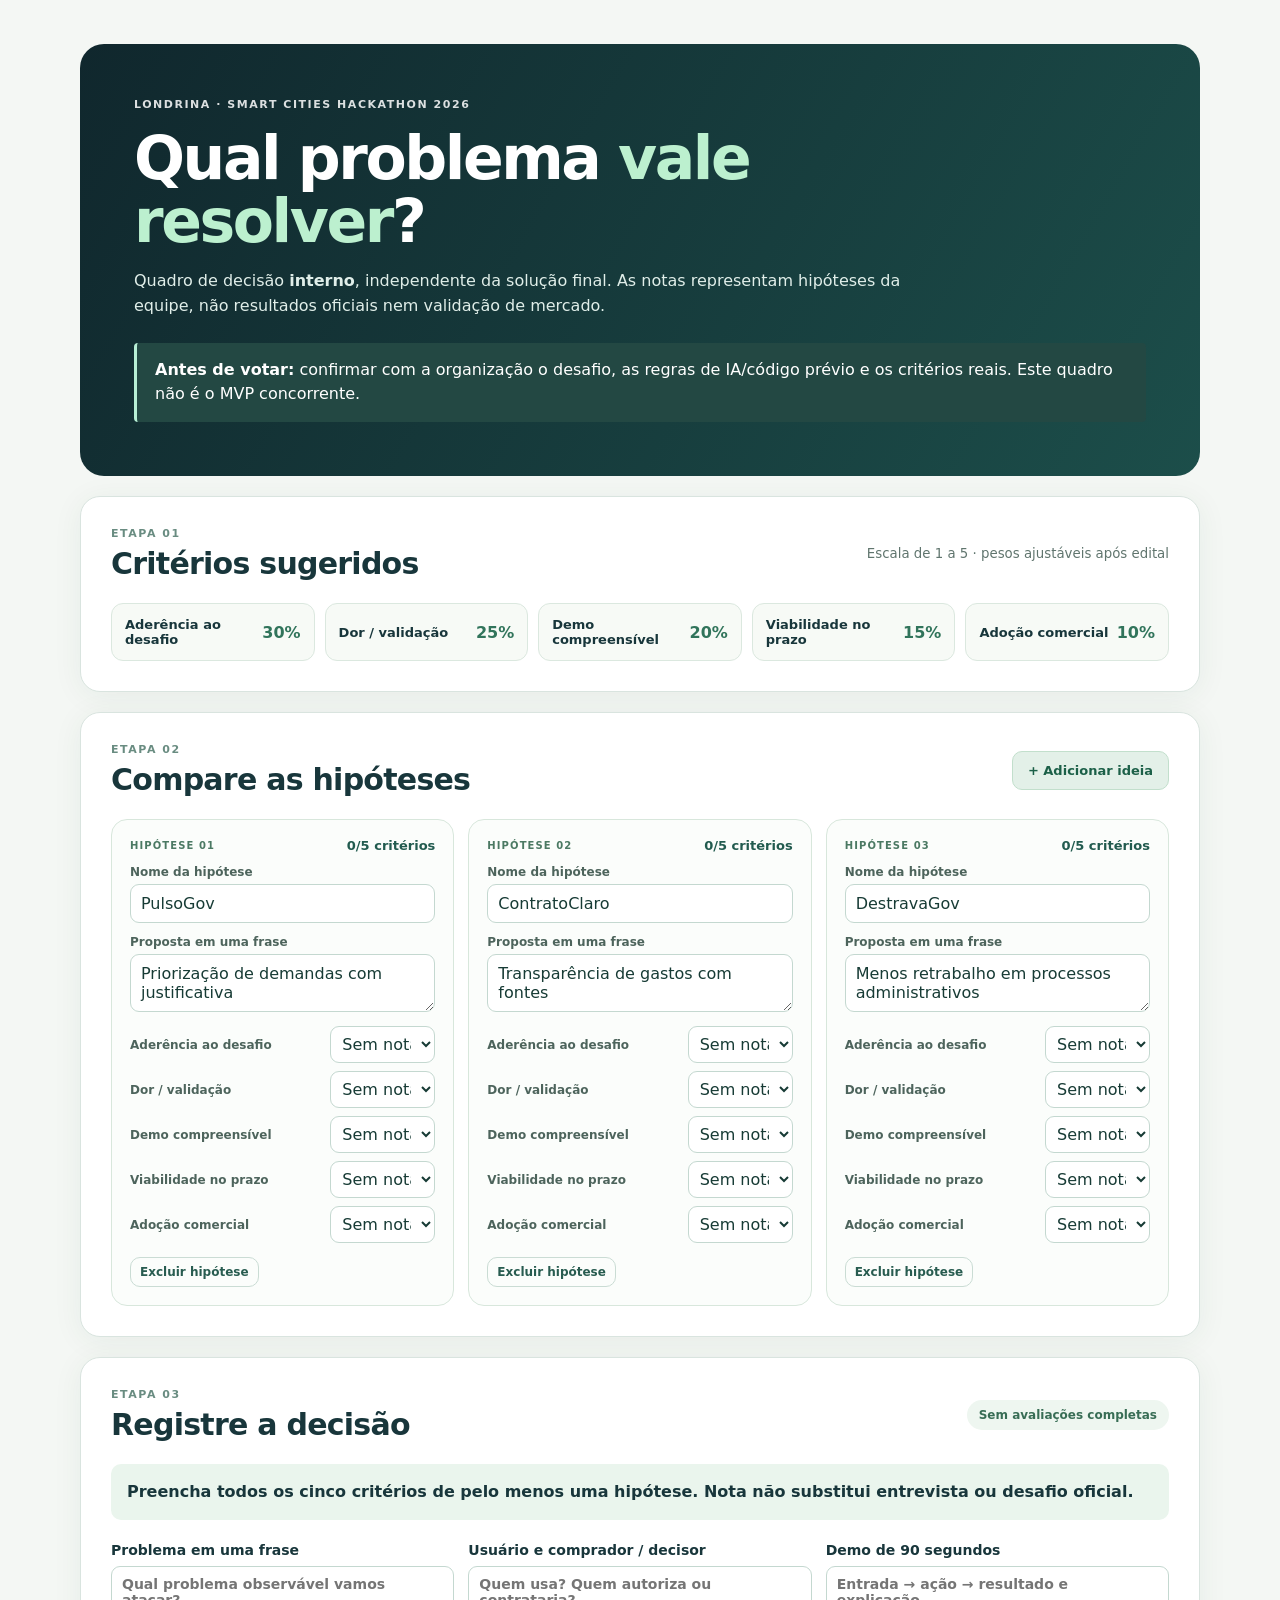
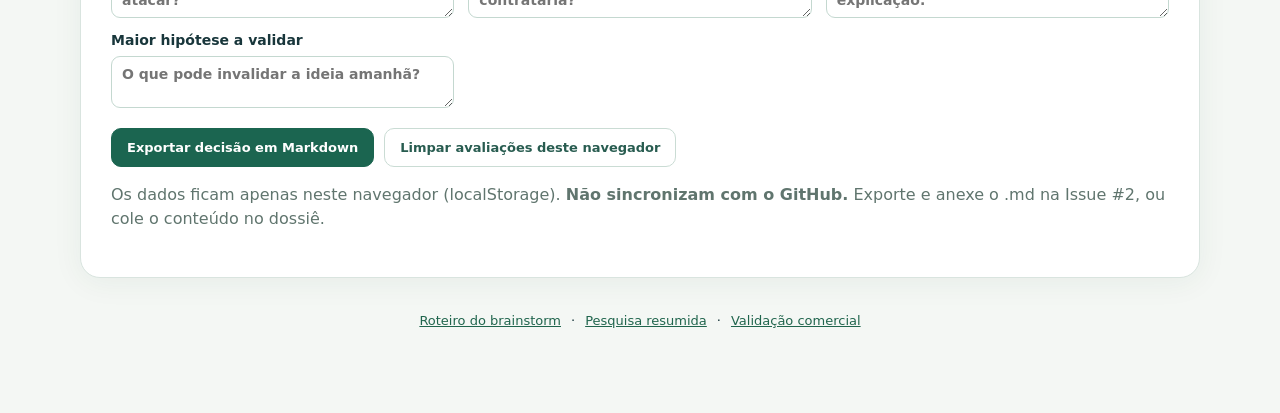
<file: tools/brainstorm/index.html>
<!doctype html>
<html lang="pt-BR">
  <head>
    <meta charset="UTF-8" />
    <meta name="viewport" content="width=device-width, initial-scale=1" />
    <meta name="theme-color" content="#10272d" />
    <meta name="description" content="Ferramenta local da equipe para decidir uma hipótese no Hackathon Smart Cities Londrina 2026." />
    <title>Decisão de Ideias · Smart Cities 2026</title>
    <link rel="stylesheet" href="./style.css" />
    <script type="module" src="./app.mjs"></script>
  </head>
  <body>
    <main class="container">
      <header class="masthead">
        <span class="eyebrow">Londrina · Smart Cities Hackathon 2026</span>
        <h1>Qual problema <em>vale resolver</em>?</h1>
        <p>Quadro de decisão <strong>interno</strong>, independente da solução final. As notas representam hipóteses da equipe, não resultados oficiais nem validação de mercado.</p>
        <div class="notice" role="note"><strong>Antes de votar:</strong> confirmar com a organização o desafio, as regras de IA/código prévio e os critérios reais. Este quadro não é o MVP concorrente.</div>
      </header>

      <section class="frame" aria-labelledby="criteria-title">
        <div class="heading-row">
          <div><span class="eyebrow">Etapa 01</span><h2 id="criteria-title">Critérios sugeridos</h2></div>
          <small>Escala de 1 a 5 · pesos ajustáveis após edital</small>
        </div>
        <div id="criteria" class="criteria"></div>
      </section>

      <section class="frame" aria-labelledby="ideas-title">
        <div class="heading-row">
          <div><span class="eyebrow">Etapa 02</span><h2 id="ideas-title">Compare as hipóteses</h2></div>
          <button id="add" class="secondary" type="button">+ Adicionar ideia</button>
        </div>
        <div id="ideas" class="ideas"></div>
      </section>

      <section class="frame decision" aria-labelledby="decision-title">
        <div class="heading-row">
          <div><span class="eyebrow">Etapa 03</span><h2 id="decision-title">Registre a decisão</h2></div>
          <span id="summary" class="pill">Aguardando notas</span>
        </div>
        <p id="ranking" class="result" aria-live="polite">Preencha as notas para comparar.</p>
        <div class="fields">
          <label>Problema em uma frase<textarea id="problem" rows="2" placeholder="Qual problema observável vamos atacar?"></textarea></label>
          <label>Usuário e comprador / decisor<textarea id="audience" rows="2" placeholder="Quem usa? Quem autoriza ou contrataria?"></textarea></label>
          <label>Demo de 90 segundos<textarea id="demo" rows="2" placeholder="Entrada → ação → resultado e explicação."></textarea></label>
          <label>Maior hipótese a validar<textarea id="risk" rows="2" placeholder="O que pode invalidar a ideia amanhã?"></textarea></label>
        </div>
        <div class="actions">
          <button id="download" type="button">Exportar decisão em Markdown</button>
          <button id="reset" class="ghost" type="button">Limpar avaliações deste navegador</button>
        </div>
        <p class="hint">Os dados ficam apenas neste navegador (localStorage). <strong>Não sincronizam com o GitHub.</strong> Exporte e anexe o .md na Issue #2, ou cole o conteúdo no dossiê.</p>
        <p id="status" class="hint" role="status" aria-live="polite"></p>
      </section>
      <footer>
        <a href="../../docs/product/BRAINSTORM.md">Roteiro do brainstorm</a>
        <span>·</span>
        <a href="../../docs/research/OPPORTUNITY_BRIEF.md">Pesquisa resumida</a>
        <span>·</span>
        <a href="../../docs/business/VALIDATION.md">Validação comercial</a>
      </footer>
    </main>
  </body>
</html>
</file>
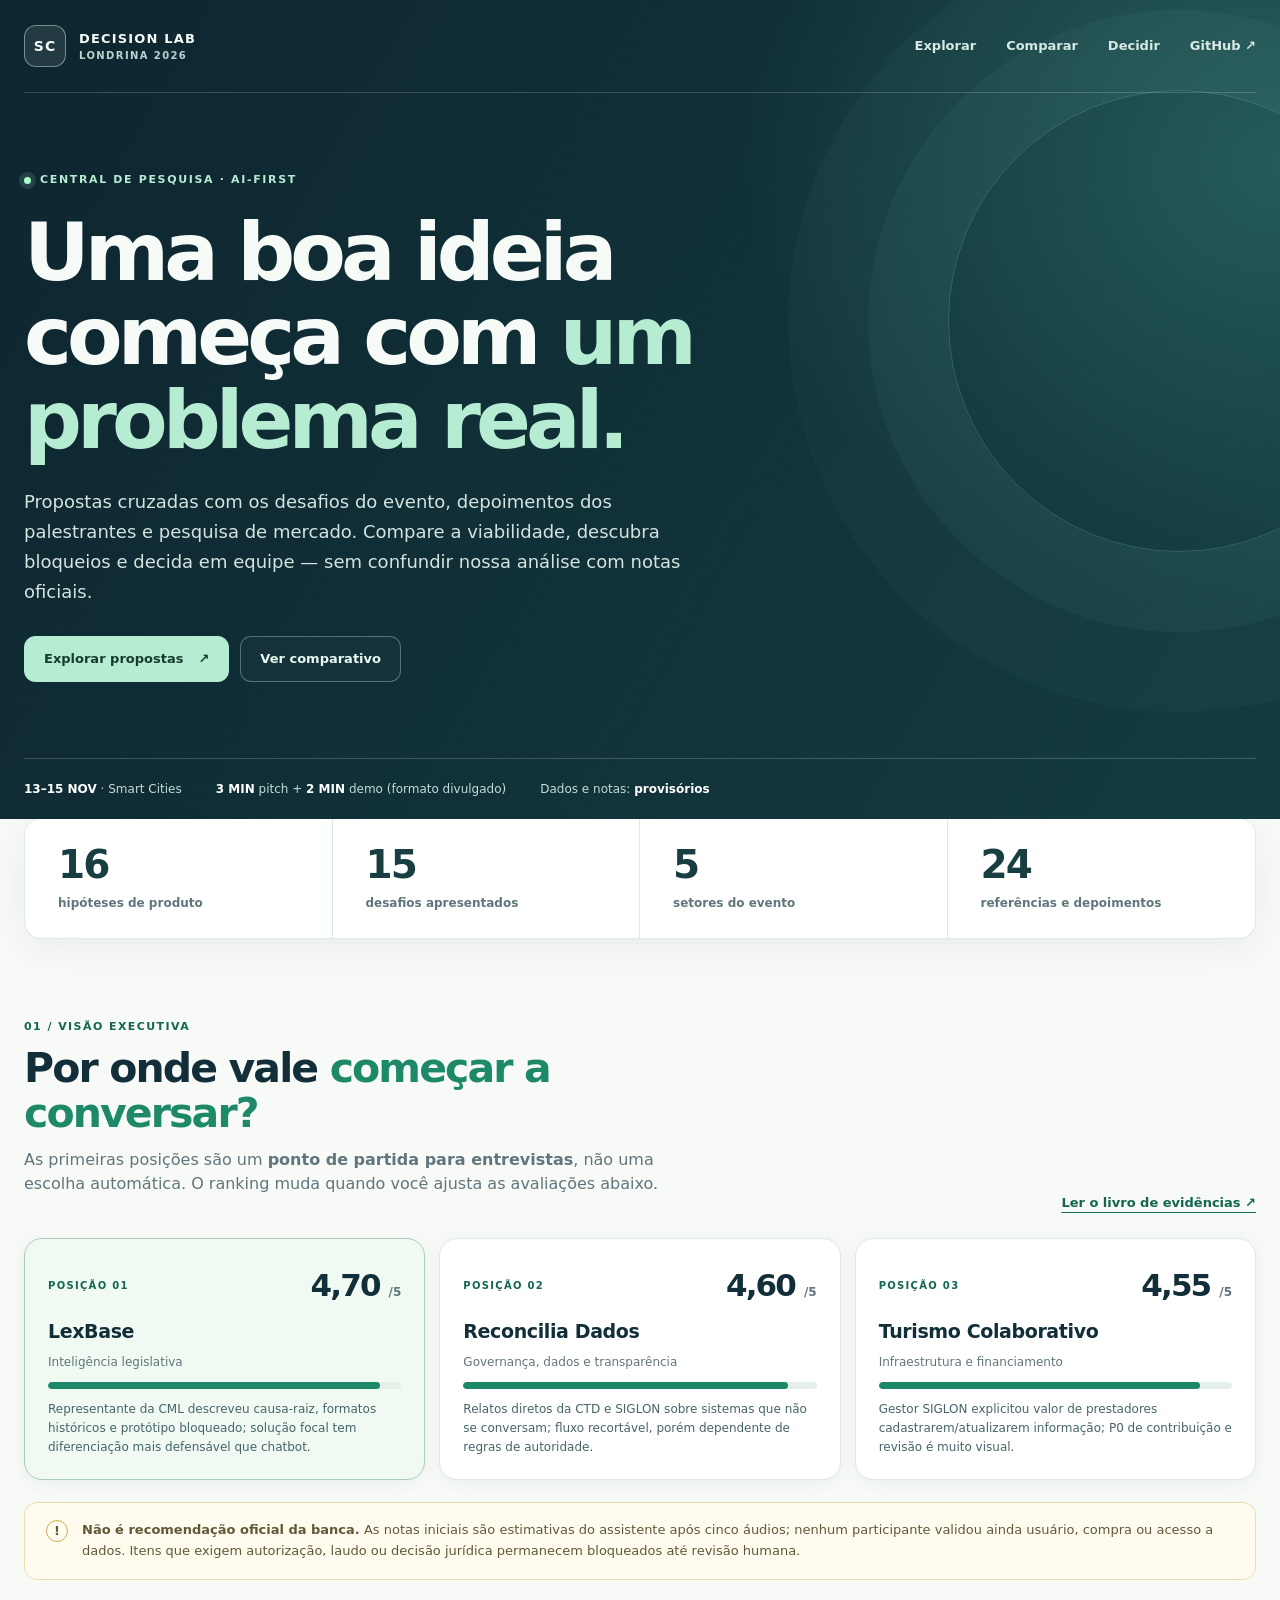
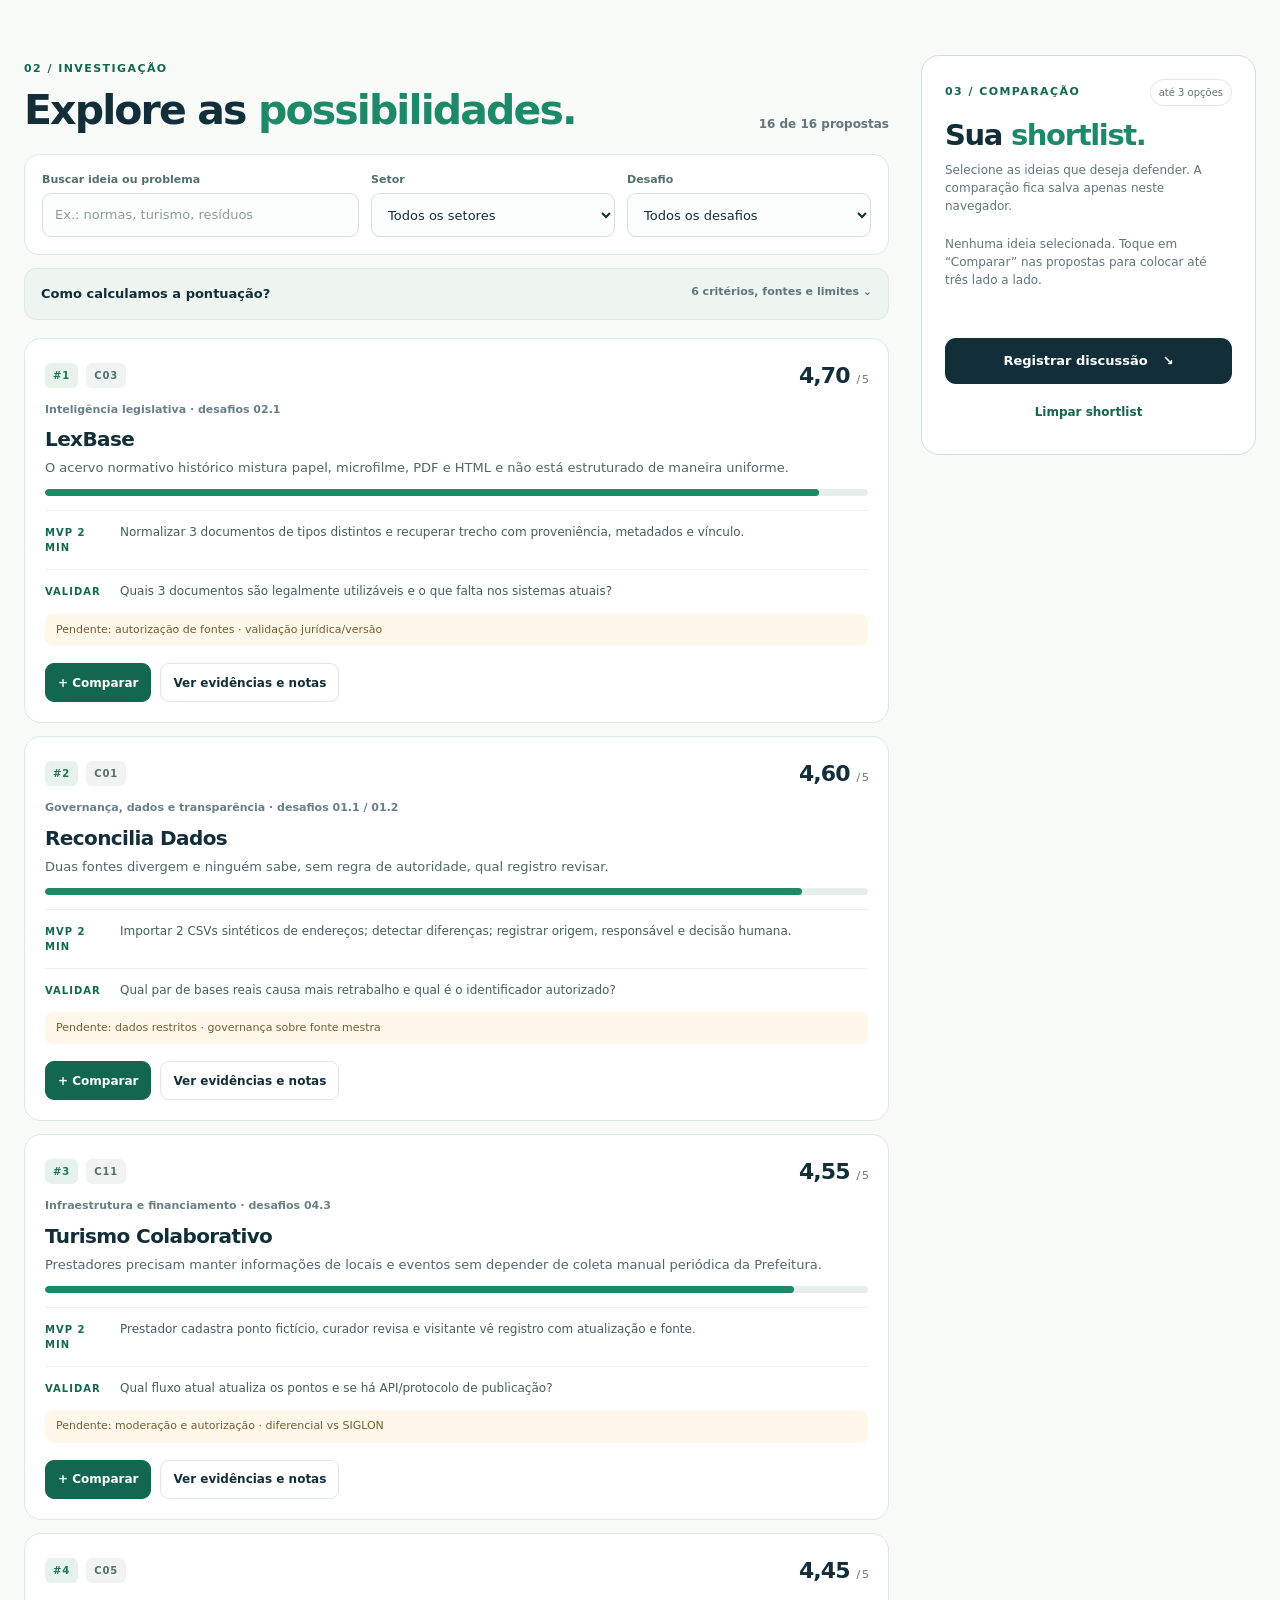
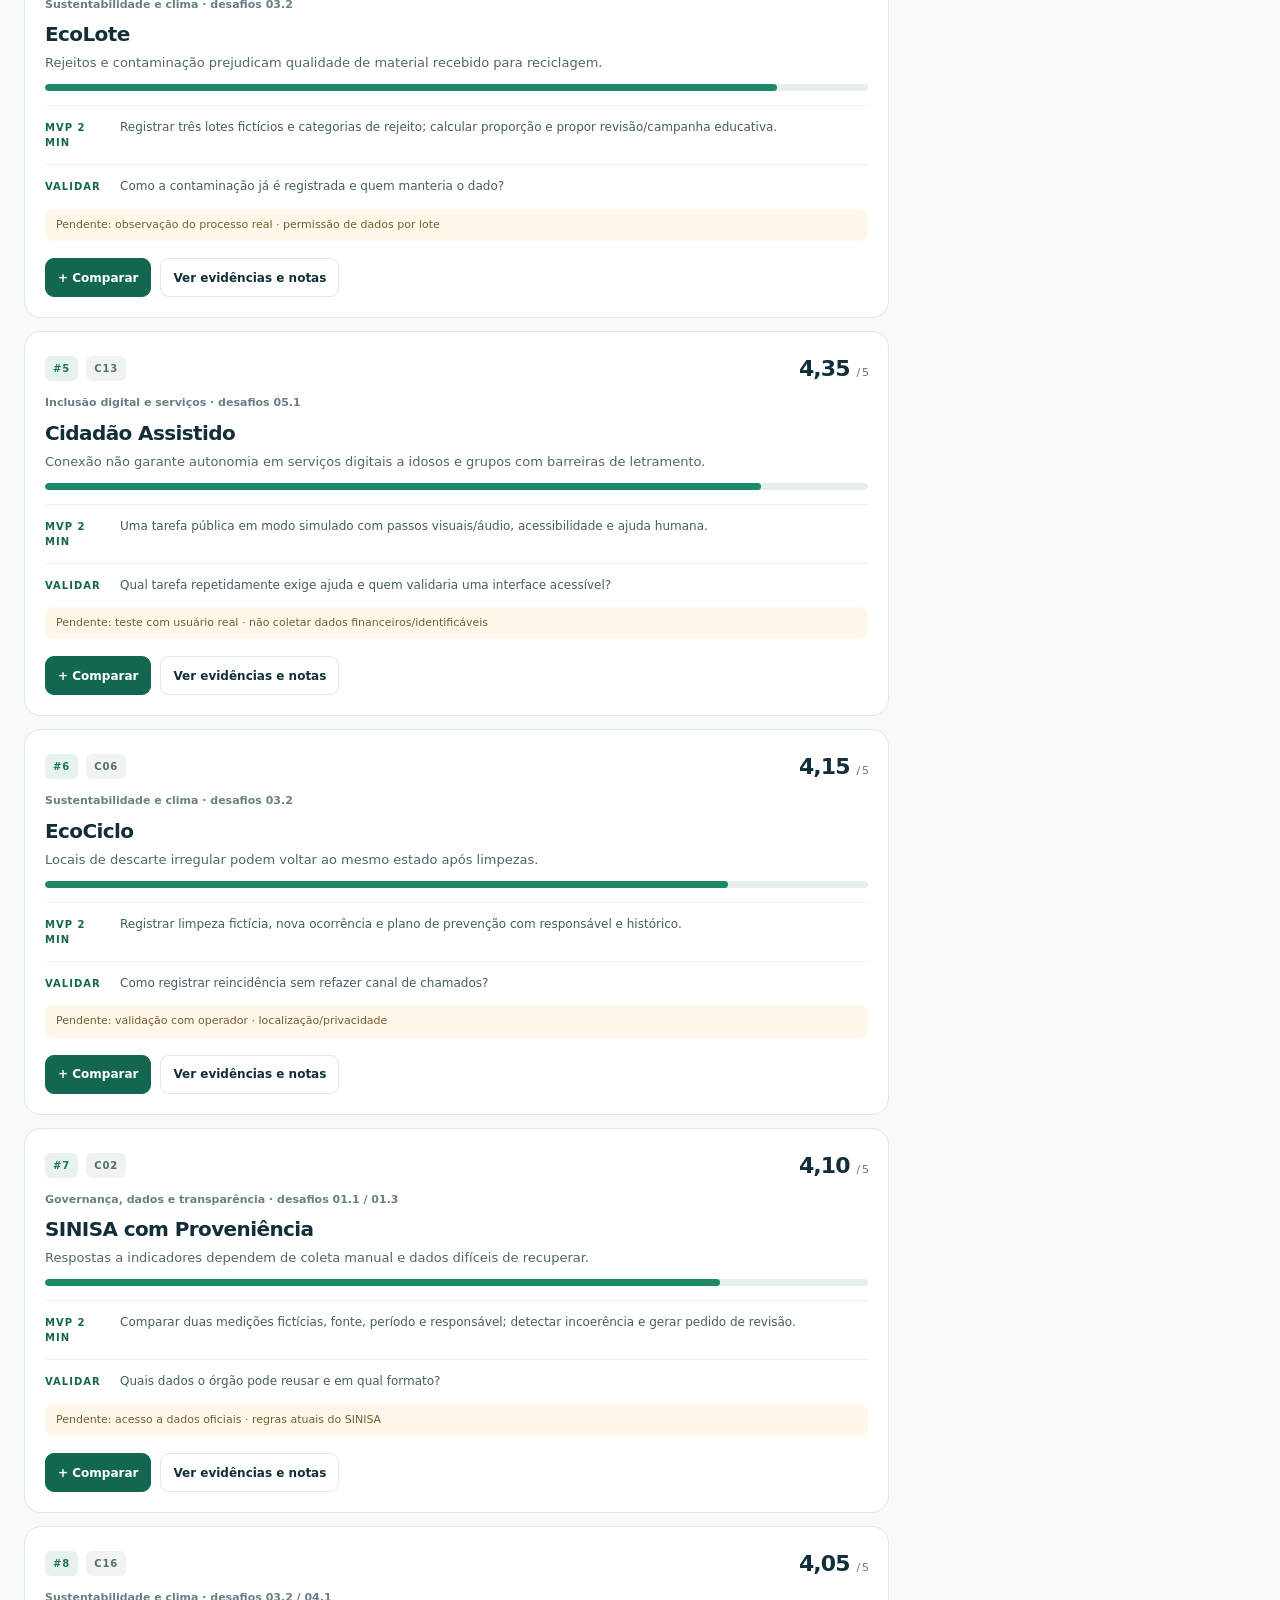
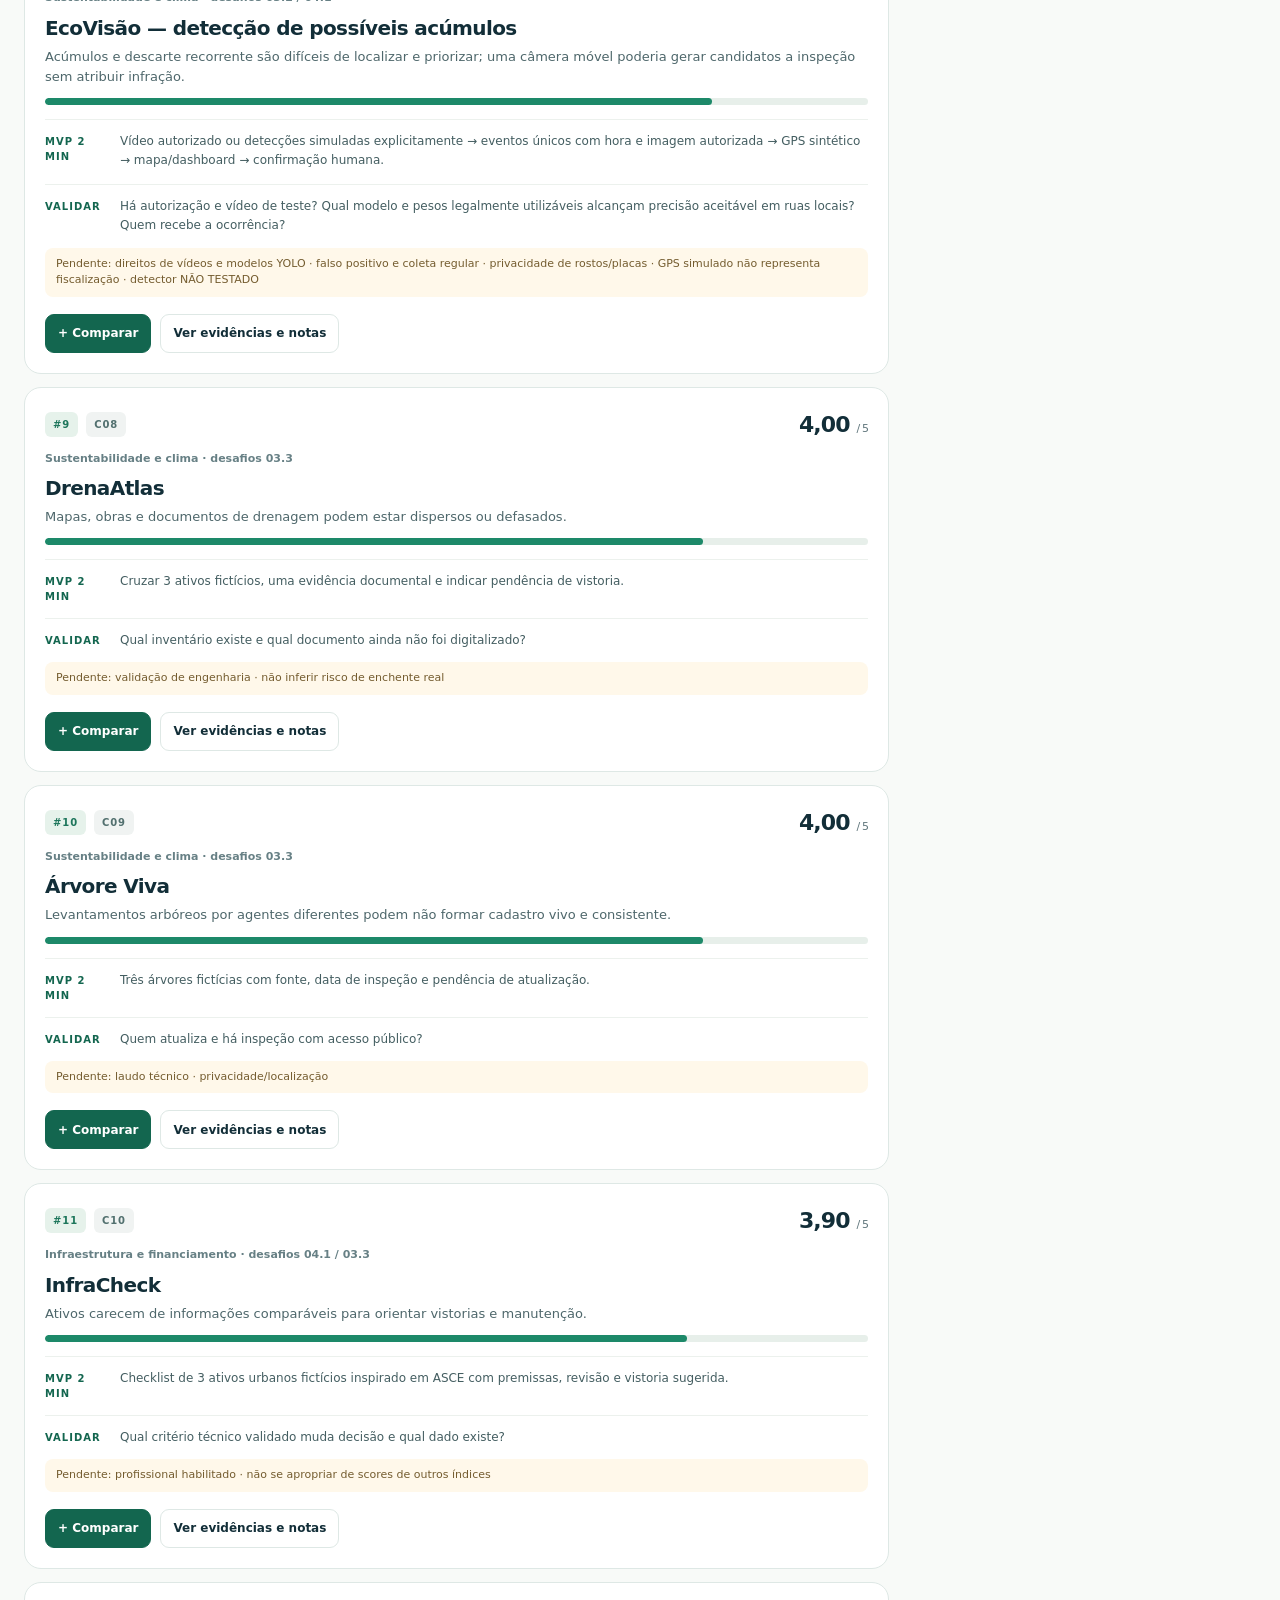
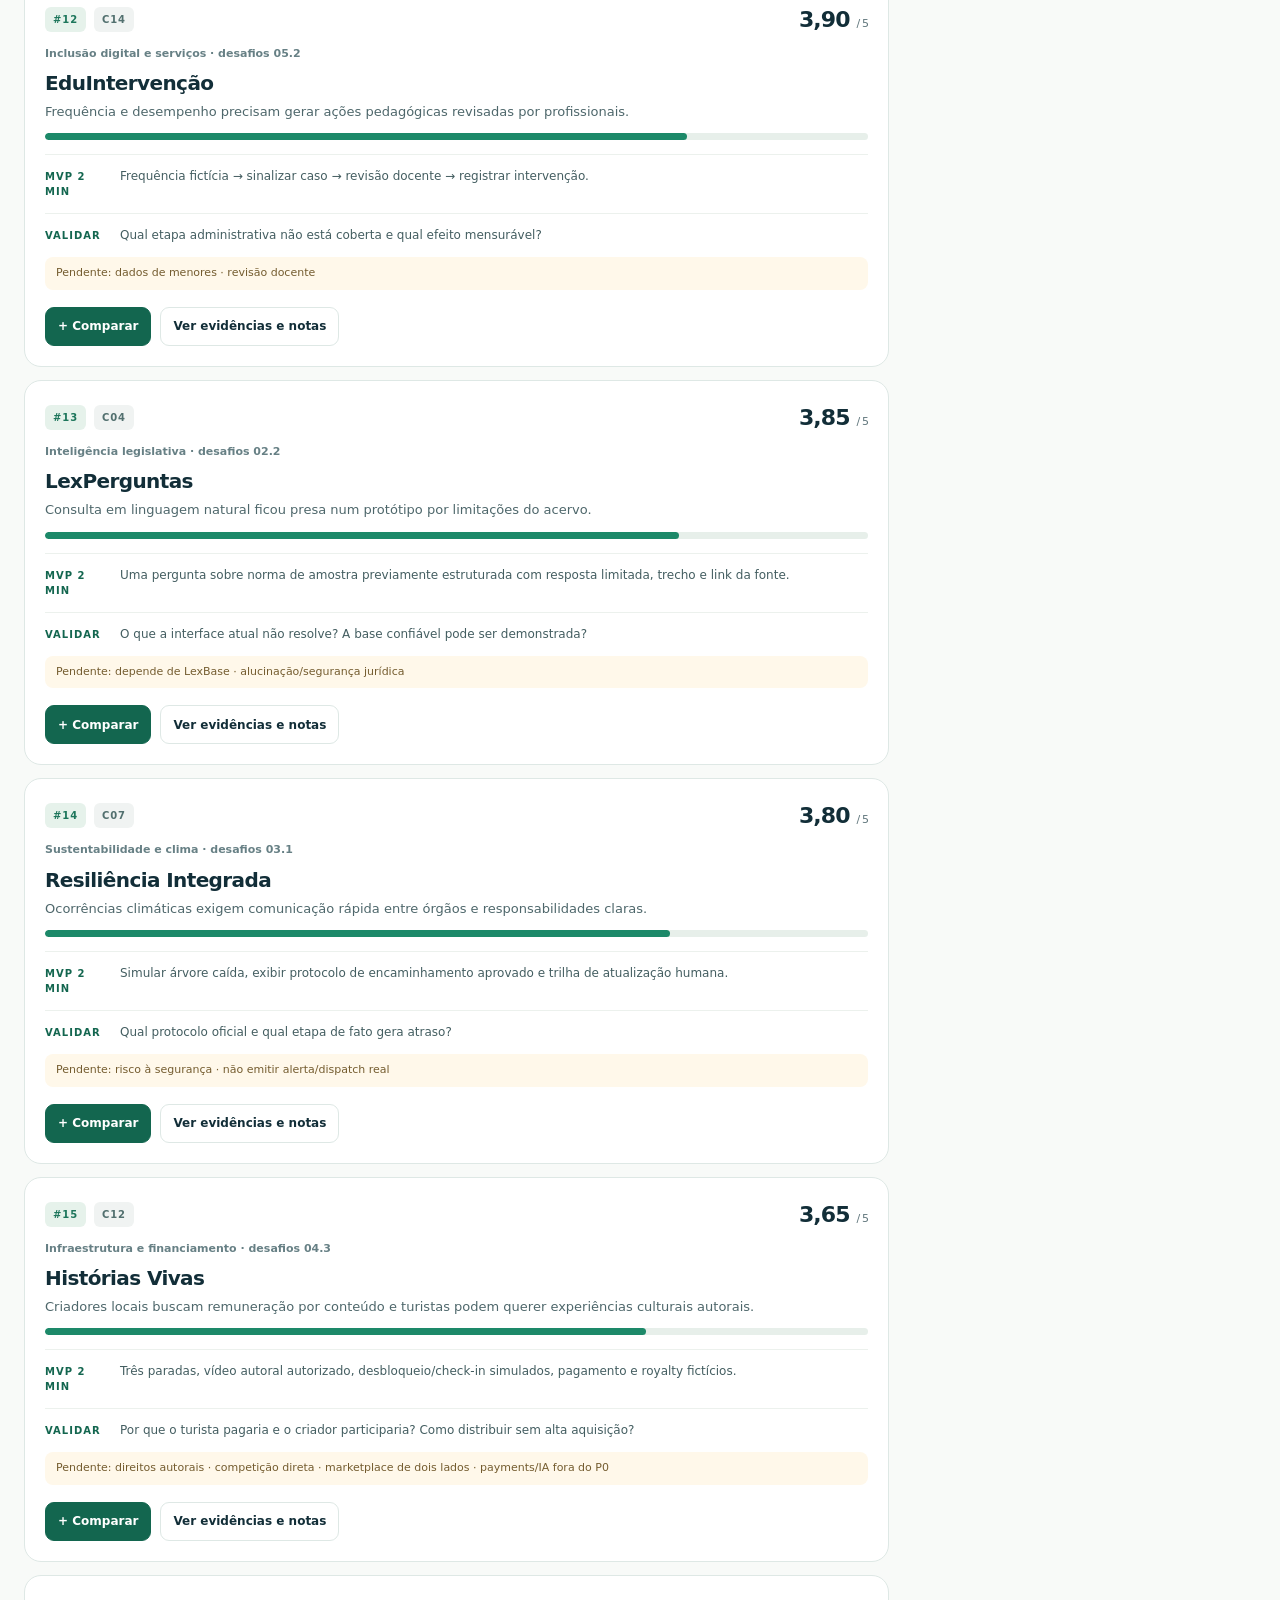
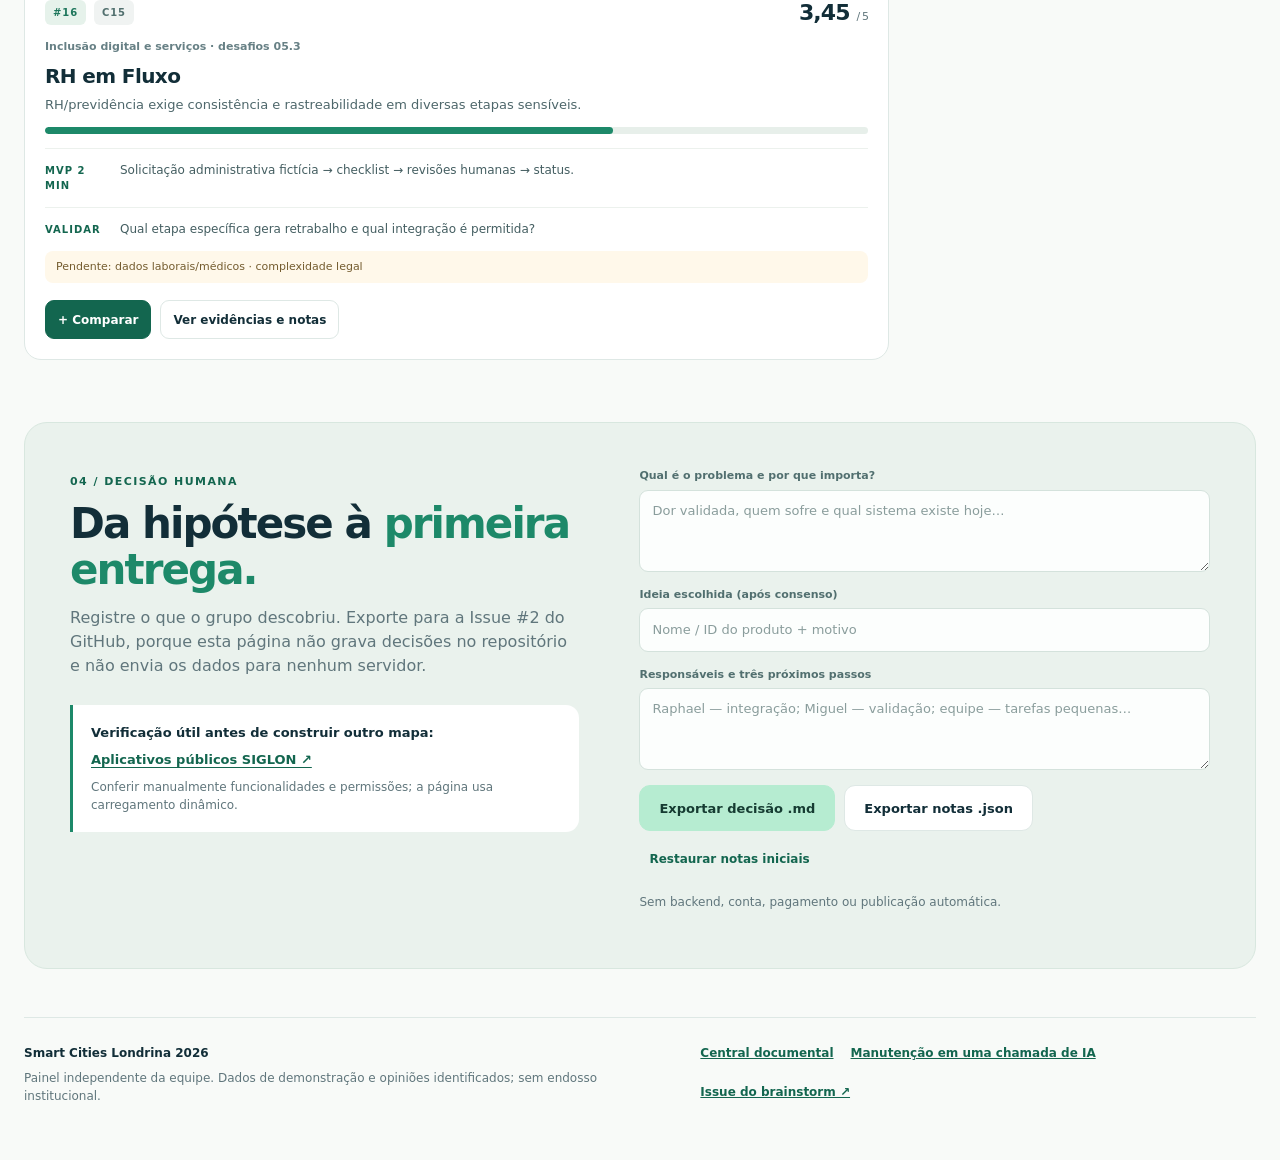
<file: tools/decision-board/index.html>
<!doctype html>
<html lang="pt-BR">
<head>
  <meta charset="UTF-8">
  <meta name="viewport" content="width=device-width, initial-scale=1">
  <meta name="theme-color" content="#102b35">
  <meta name="description" content="Painel de decisão Smart Cities Londrina 2026 — compare propostas de MVP com evidências, riscos e notas transparentes.">
  <title>Decision Lab | Smart Cities Londrina 2026</title>
  <link rel="stylesheet" href="./style.css">
  <script type="module" src="./app.mjs"></script>
</head>
<body>
  <a class="skip" href="#explorar">Pular para as ideias</a>
  <header class="hero">
    <div class="shell">
      <nav class="topnav" aria-label="Navegação">
        <a class="brand" href="#inicio"><span class="brand-icon" aria-hidden="true">SC</span><span>DECISION LAB <small>LONDRINA 2026</small></span></a>
        <div class="navlinks">
          <a href="#explorar">Explorar</a>
          <a href="#comparar">Comparar</a>
          <a href="#decidir">Decidir</a>
          <a href="https://github.com/RaphaelFeijoSalles/smartcities-ldn-2026/pull/8" target="_blank" rel="noopener noreferrer">GitHub ↗</a>
        </div>
      </nav>
      <div class="hero-content">
        <div class="kicker"><span class="signal"></span> CENTRAL DE PESQUISA · AI-FIRST</div>
        <h1>Uma boa ideia começa com <em>um problema real.</em></h1>
        <p>Propostas cruzadas com os desafios do evento, depoimentos dos palestrantes e pesquisa de mercado. Compare a viabilidade, descubra bloqueios e decida em equipe — sem confundir nossa análise com notas oficiais.</p>
        <div class="hero-actions">
          <a href="#explorar" class="action action-primary">Explorar propostas <span aria-hidden="true">↗</span></a>
          <a href="#comparar" class="action action-ghost">Ver comparativo</a>
        </div>
      </div>
      <div class="hero-meta">
        <span><b>13–15 NOV</b> · Smart Cities</span>
        <span><b>3 MIN</b> pitch + <b>2 MIN</b> demo (formato divulgado)</span>
        <span>Dados e notas: <b>provisórios</b></span>
      </div>
    </div>
  </header>

  <main class="shell">
    <div id="load-error" class="error hidden" role="alert"></div>
    <section class="metric-strip" aria-label="Visão geral">
      <div class="metric"><span class="metric-number" id="stat-concepts">15</span><span class="metric-label">hipóteses de produto</span></div>
      <div class="metric"><span class="metric-number" id="stat-challenges">15</span><span class="metric-label">desafios apresentados</span></div>
      <div class="metric"><span class="metric-number" id="stat-sectors">5</span><span class="metric-label">setores do evento</span></div>
      <div class="metric"><span class="metric-number" id="stat-evidence">—</span><span class="metric-label">referências e depoimentos</span></div>
    </section>

    <section class="intro">
      <div>
        <span class="section-eyebrow">01 / VISÃO EXECUTIVA</span>
        <h2>Por onde vale <em>começar a conversar?</em></h2>
        <p>As primeiras posições são um <strong>ponto de partida para entrevistas</strong>, não uma escolha automática. O ranking muda quando você ajusta as avaliações abaixo.</p>
      </div>
      <a class="text-link" href="../../docs/decision/03_EVIDENCIAS_E_FONTES.md" target="_blank" rel="noopener noreferrer">Ler o livro de evidências ↗</a>
    </section>
    <div id="leaders" class="leaders" aria-label="Três ideias mais bem avaliadas provisoriamente"></div>

    <div class="caution" role="note">
      <span class="caution-icon" aria-hidden="true">!</span>
      <div><strong>Não é recomendação oficial da banca.</strong> As notas iniciais são estimativas do assistente após cinco áudios; nenhum participante validou ainda usuário, compra ou acesso a dados. Itens que exigem autorização, laudo ou decisão jurídica permanecem bloqueados até revisão humana.</div>
    </div>

    <section class="workspace" id="explorar">
      <div class="workspace-main">
        <div class="section-heading">
          <div><span class="section-eyebrow">02 / INVESTIGAÇÃO</span><h2>Explore as <em>possibilidades.</em></h2></div>
          <span class="result-count" id="result-count" role="status">Carregando…</span>
        </div>
        <form class="filters" id="filters" aria-label="Filtros das propostas" onsubmit="return false;">
          <label class="field field-search"><span>Buscar ideia ou problema</span><input type="search" id="search" placeholder="Ex.: normas, turismo, resíduos"></label>
          <label class="field"><span>Setor</span><select id="sector-filter"><option value="">Todos os setores</option></select></label>
          <label class="field"><span>Desafio</span><select id="challenge-filter"><option value="">Todos os desafios</option></select></label>
        </form>
        <div class="method-toggle">
          <details id="method">
            <summary>Como calculamos a pontuação? <span class="summary-more">6 critérios, fontes e limites <span aria-hidden="true">⌄</span></span></summary>
            <p>O peso reflete nossa estratégia de hackathon: priorizar a dor, a execução e a demonstração. As notas são <strong>editáveis por hipótese</strong>; os pesos estão no arquivo de dados para facilitar manutenção por IA.</p>
            <div id="weights" class="weights"></div>
            <p class="small muted">Gates que podem bloquear uma ideia: legalidade e dados; aderência ao desafio; validação real da dor; demonstração funcional; diferença frente a soluções existentes. Um total alto não remove bloqueios.</p>
          </details>
        </div>
        <div class="cards" id="cards" aria-live="polite"></div>
      </div>
      <aside class="selection" id="comparar">
        <div class="selection-top"><span class="section-eyebrow">03 / COMPARAÇÃO</span><span class="mini-badge">até 3 opções</span></div>
        <h2>Sua <em>shortlist.</em></h2>
        <p class="muted small">Selecione as ideias que deseja defender. A comparação fica salva apenas neste navegador.</p>
        <div id="selected-cards" class="selected-cards"><p class="small muted">Nenhuma ideia selecionada.</p></div>
        <div id="compare-table" class="compare-table"></div>
        <a href="#decidir" class="action action-dark">Registrar discussão <span aria-hidden="true">↘</span></a>
        <button class="button-text" type="button" id="clear-selection">Limpar shortlist</button>
      </aside>
    </section>

    <section class="decision" id="decidir">
      <div class="decision-intro">
        <span class="section-eyebrow">04 / DECISÃO HUMANA</span>
        <h2>Da hipótese à <em>primeira entrega.</em></h2>
        <p>Registre o que o grupo descobriu. Exporte para a Issue #2 do GitHub, porque esta página não grava decisões no repositório e não envia os dados para nenhum servidor.</p>
        <div class="reference">
          <strong>Verificação útil antes de construir outro mapa:</strong>
          <a href="https://geo.londrina.pr.gov.br/portal/apps/sites/#/aplicativospublicossiglon" target="_blank" rel="noopener noreferrer">Aplicativos públicos SIGLON ↗</a>
          <span class="small muted">Conferir manualmente funcionalidades e permissões; a página usa carregamento dinâmico.</span>
        </div>
      </div>
      <div class="decision-form">
        <label class="field"><span>Qual é o problema e por que importa?</span><textarea id="note-context" rows="3" placeholder="Dor validada, quem sofre e qual sistema existe hoje…"></textarea></label>
        <label class="field"><span>Ideia escolhida (após consenso)</span><input id="note-chosen" placeholder="Nome / ID do produto + motivo"></label>
        <label class="field"><span>Responsáveis e três próximos passos</span><textarea id="note-owner" rows="3" placeholder="Raphael — integração; Miguel — validação; equipe — tarefas pequenas…"></textarea></label>
        <div class="decision-actions">
          <button type="button" class="action action-primary" id="export-md">Exportar decisão .md</button>
          <button type="button" class="action action-outline" id="export-json">Exportar notas .json</button>
          <button type="button" class="button-text" id="reset-ratings">Restaurar notas iniciais</button>
        </div>
        <p class="small muted" id="export-message" role="status">Sem backend, conta, pagamento ou publicação automática.</p>
      </div>
    </section>

    <footer class="footer">
      <div><strong>Smart Cities Londrina 2026</strong><p>Painel independente da equipe. Dados de demonstração e opiniões identificados; sem endosso institucional.</p></div>
      <div class="footer-links">
        <a href="../../docs/decision/README.md" target="_blank" rel="noopener noreferrer">Central documental</a>
        <a href="./README.md" target="_blank" rel="noopener noreferrer">Manutenção em uma chamada de IA</a>
        <a href="https://github.com/RaphaelFeijoSalles/smartcities-ldn-2026/issues/2" target="_blank" rel="noopener noreferrer">Issue do brainstorm ↗</a>
      </div>
    </footer>
  </main>
</body>
</html>
</file>
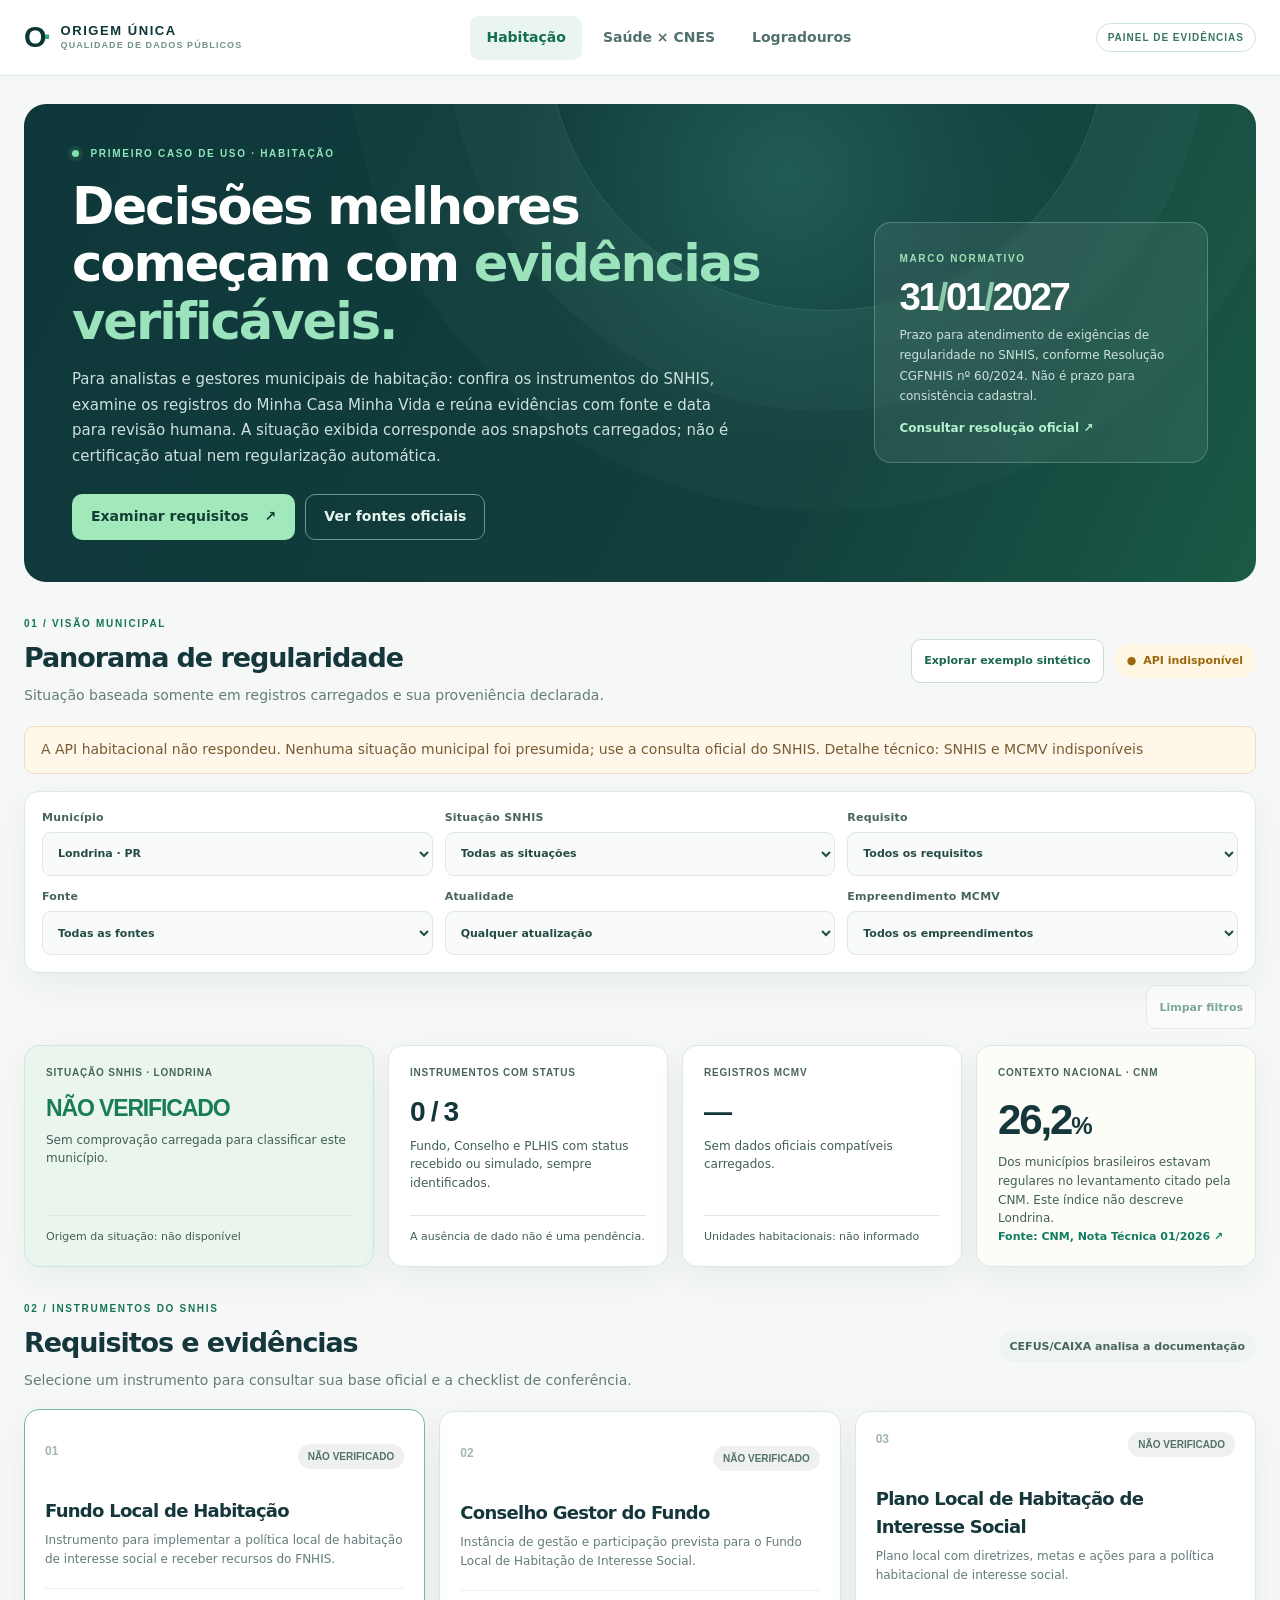
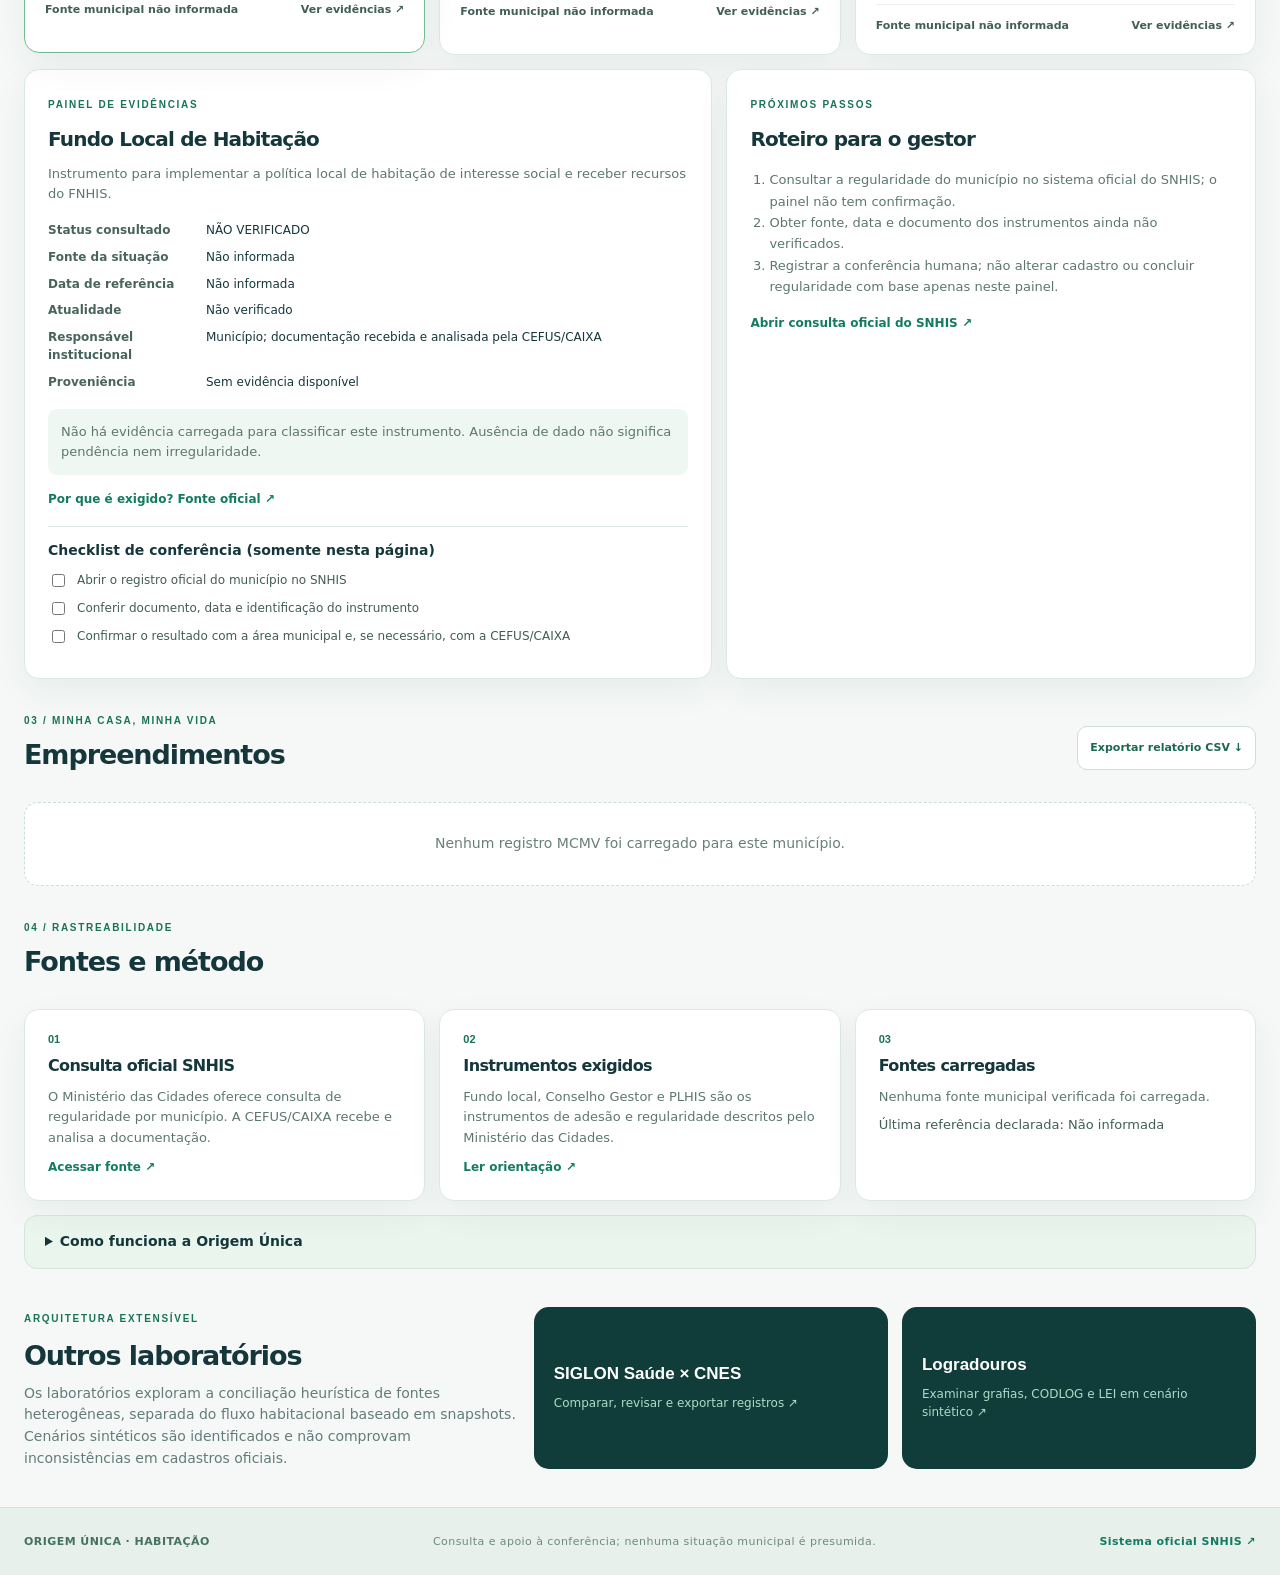
<file: tools/origem-unica/index.html>
<!doctype html>
<html lang="pt-BR">
<head>
  <meta charset="utf-8">
  <meta name="viewport" content="width=device-width, initial-scale=1">
  <meta name="theme-color" content="#102e35">
  <meta name="description" content="Origem Única Habitação: evidências públicas para apoiar a gestão municipal do SNHIS e MCMV.">
  <title>Habitação · Origem Única</title>
  <link rel="stylesheet" href="./habitacao.css">
  <script src="./config.js" defer></script>
  <script type="module" src="./habitacao.mjs"></script>
  <script type="module" src="./analise-evidencias.mjs"></script>
</head>
<body>
  <a class="skip" href="#conteudo">Pular para o conteúdo</a>
  <header class="topbar">
    <a class="brand" href="./" aria-label="Origem Única, Habitação"><span class="brandmark">O<span>·</span></span><span><strong>ORIGEM ÚNICA</strong><small>QUALIDADE DE DADOS PÚBLICOS</small></span></a>
    <nav class="topnav" aria-label="Casos de uso"><a class="active" href="./" aria-current="page">Habitação</a><a href="./saude.html">Saúde × CNES</a><a href="./logradouros.html">Logradouros</a></nav>
    <span class="top-label">PAINEL DE EVIDÊNCIAS</span>
  </header>
  <main id="conteudo">
    <section class="hero" aria-labelledby="titulo">
      <div><div class="eyebrow"><span class="dot"></span> PRIMEIRO CASO DE USO · HABITAÇÃO</div><h1 id="titulo">Decisões melhores começam com <em>evidências verificáveis.</em></h1><p>Para analistas e gestores municipais de habitação: confira os instrumentos do SNHIS, examine os registros do Minha Casa Minha Vida e reúna evidências com fonte e data para revisão humana. A situação exibida corresponde aos snapshots carregados; não é certificação atual nem regularização automática.</p><div class="hero-actions"><a class="button primary" href="#requisitos">Examinar requisitos <span aria-hidden="true">↗</span></a><a class="button ghost" href="#fontes">Ver fontes oficiais</a></div></div>
      <div class="hero-aside"><span class="aside-kicker">MARCO NORMATIVO</span><strong>31<span>/</span>01<span>/</span>2027</strong><p>Prazo para atendimento de exigências de regularidade no SNHIS, conforme Resolução CGFNHIS nº 60/2024. Não é prazo para consistência cadastral.</p><a href="https://www.gov.br/cidades/pt-br/composicao/orgaos-colegiados/arquivos/conselho-gestor-do-fundo-nacional-de-habitacao-de-interesse-social/resolucoes/RESOLUOCGFNHIS_SNHISN60de5_09_2024_DOU22_11_2024.pdf" target="_blank" rel="noopener noreferrer">Consultar resolução oficial ↗</a></div>
    </section>
    <section class="workspace" aria-label="Painel municipal">
      <div class="section-heading"><div><div class="section-kicker">01 / VISÃO MUNICIPAL</div><h2>Panorama de regularidade</h2><p>Situação baseada somente em registros carregados e sua proveniência declarada.</p></div><div class="heading-actions"><button id="demo-toggle" class="button outline" type="button">Explorar exemplo sintético</button><div id="sync-pill" class="sync-pill loading" role="status" aria-live="polite">Carregando fontes…</div></div></div>
      <div id="notice" class="notice" role="status" aria-live="polite">Consultando o backend habitacional. Até receber evidência, a situação de Londrina permanece não verificada.</div>
      <div class="filters" aria-label="Filtros"><label>Município<select id="municipality"><option value="4113700">Londrina · PR</option></select></label><label>Situação SNHIS<select id="situation"><option value="all">Todas as situações</option><option value="CONFIRMADO">Confirmado</option><option value="PENDENTE">Pendente</option><option value="NÃO VERIFICADO">Não verificado</option></select></label><label>Requisito<select id="requirement"><option value="all">Todos os requisitos</option><option value="fundo">Fundo local</option><option value="conselho">Conselho gestor</option><option value="plhis">PLHIS</option></select></label><label>Fonte<select id="source"><option value="all">Todas as fontes</option></select></label><label>Atualidade<select id="freshness"><option value="all">Qualquer atualização</option><option value="updated">Atualizado</option><option value="stale">Desatualizado</option><option value="unverified">Não verificado</option></select></label><label>Empreendimento MCMV<select id="enterprise"><option value="all">Todos os empreendimentos</option></select></label></div>
      <div class="heading-actions filter-actions"><p id="filter-feedback" role="status" aria-live="polite"></p><button id="clear-filters" class="button outline" type="button" disabled>Limpar filtros</button></div>
      <div class="summary-grid"><article class="summary-card feature"><span class="metric-label">SITUAÇÃO SNHIS · <span id="municipality-name">LONDRINA</span></span><strong id="status-value">NÃO VERIFICADO</strong><p id="status-detail">Ainda não recebemos comprovação de regularidade deste município.</p><div class="card-bottom" id="status-origin">Origem da situação: não disponível</div></article><article class="summary-card"><span class="metric-label">INSTRUMENTOS COM STATUS</span><strong id="requirements-count">—</strong><p>Fundo, Conselho e PLHIS com status recebido ou simulado, sempre identificados.</p><div class="card-bottom">A ausência de dado não é uma pendência.</div></article><article class="summary-card"><span class="metric-label">REGISTROS MCMV</span><strong id="enterprise-count">—</strong><p id="enterprise-detail">Sem dados oficiais compatíveis carregados.</p><div class="card-bottom" id="units-count">Unidades habitacionais: não informado</div></article><article class="summary-card national"><span class="metric-label">CONTEXTO NACIONAL · CNM</span><strong>26,2<span>%</span></strong><p>Dos municípios brasileiros estavam regulares no levantamento citado pela CNM. Este índice não descreve Londrina.</p><a href="https://api.cnm.org.br/comunicacao/noticias/cnm-alerta-que-apenas-26-dos-municipios-estao-regulares-no-snhis" target="_blank" rel="noopener noreferrer">Fonte: CNM, Nota Técnica 01/2026 ↗</a></article></div>
    </section>
    <section id="requisitos" class="workspace"><div class="section-heading"><div><div class="section-kicker">02 / INSTRUMENTOS DO SNHIS</div><h2>Requisitos e evidências</h2><p>Selecione um instrumento para consultar sua base oficial e a checklist de conferência.</p></div><span class="small-note">CEFUS/CAIXA analisa a documentação</span></div><div id="requirement-cards" class="requirement-grid"></div><div class="detail-grid"><article id="evidence" class="panel evidence" aria-live="polite"><span class="section-kicker">PAINEL DE EVIDÊNCIAS</span><h3>Selecione um requisito</h3><p>Fonte, data de referência e responsável institucional aparecem aqui.</p></article><article class="panel next"><span class="section-kicker">PRÓXIMOS PASSOS</span><h3>Roteiro para o gestor</h3><ol id="next-steps"><li>Consultar a situação do município no aplicativo oficial do SNHIS.</li><li>Conferir os instrumentos e documentos junto ao setor municipal de habitação.</li><li>Em caso de pendência oficial, confirmar os documentos exigidos com a CEFUS/CAIXA.</li></ol><a href="https://www.gov.br/cidades/pt-br/assuntos/habitacao/consulte-a-regularidade-do-snhis" target="_blank" rel="noopener noreferrer">Abrir consulta oficial do SNHIS ↗</a></article></div></section>
    <section id="analysis-panel" class="workspace panel" aria-labelledby="analysis-title" hidden>
      <h2 id="analysis-title">Análise de evidências de Londrina</h2>
      <p>Assistência para interpretar as fontes oficiais. A decisão administrativa permanece com os órgãos competentes.</p>
      <form id="analysis-form">
        <p>
          <label for="analysis-access">Código de acesso ao modo online</label><br>
          <input id="analysis-access" type="password" autocomplete="off" maxlength="256" spellcheck="false">
        </p>
        <button class="button outline" type="submit">Analisar evidências</button>
      </form>
      <p id="analysis-status" role="status" aria-live="polite">No modo de demonstração, deixe o código em branco.</p>
      <div id="analysis-result" hidden></div>
    </section>
    <section id="empreendimentos" class="workspace"><div class="section-heading"><div><div class="section-kicker">03 / MINHA CASA, MINHA VIDA</div><h2>Empreendimentos</h2><p id="enterprise-results" role="status"></p></div><div class="heading-actions"><button id="toggle-enterprises" class="button outline" type="button" aria-controls="enterprise-rows" aria-expanded="false" hidden>Mostrar todos os registros</button><button id="export" class="button outline" type="button">Exportar relatório CSV ↓</button></div></div><div id="enterprise-empty" class="empty">Nenhum empreendimento oficial compatível foi carregado para a seleção atual. Isso não significa inexistência de projetos no município.</div><div id="enterprise-table-wrap" class="table-wrap" role="region" aria-label="Registros MCMV" tabindex="0" hidden><table><thead><tr><th>Empreendimento</th><th>Município</th><th>Unidades</th><th>Situação declarada</th><th>Fonte e referência</th></tr></thead><tbody id="enterprise-rows"></tbody></table></div></section>
    <section id="fontes" class="workspace sources"><div class="section-heading"><div><div class="section-kicker">04 / RASTREABILIDADE</div><h2>Fontes e método</h2></div></div><div class="source-grid"><article class="panel"><span class="source-icon">01</span><h3>Consulta oficial SNHIS</h3><p>O Ministério das Cidades oferece consulta de regularidade por município. A CEFUS/CAIXA recebe e analisa a documentação.</p><a href="https://www.gov.br/cidades/pt-br/assuntos/habitacao/consulte-a-regularidade-do-snhis" target="_blank" rel="noopener noreferrer">Acessar fonte ↗</a></article><article class="panel"><span class="source-icon">02</span><h3>Instrumentos exigidos</h3><p>Fundo local, Conselho Gestor e PLHIS são os instrumentos de adesão e regularidade descritos pelo Ministério das Cidades.</p><a href="https://www.gov.br/cidades/pt-br/assuntos/habitacao/adesao-ao-snhis" target="_blank" rel="noopener noreferrer">Ler orientação ↗</a></article><article class="panel"><span class="source-icon">03</span><h3>Fontes carregadas</h3><p id="loaded-sources">Nenhuma fonte municipal verificada foi carregada.</p><p id="updated-at" class="subtle">Atualização: não verificada</p></article></div><details class="how"><summary>Como funciona a Origem Única</summary><div class="flow"><span>Fonte pública</span><b>→</b><span>Adaptador com proveniência</span><b>→</b><span>Normalização e evidência</span><b>→</b><span>Revisão humana</span></div><p>Para o analista municipal, a tarefa é conferir instrumentos SNHIS e registros MCMV com proveniência e datas de referência; o resultado é um panorama filtrável e evidências exportáveis para revisão humana. Este fluxo habitacional consulta snapshots públicos e não certifica situação atual, aprova documentos ou regulariza municípios. Já os laboratórios de Saúde e Logradouros exploram conciliação de fontes heterogêneas: exemplos sintéticos devem permanecer identificados e não representam cadastros oficiais. A análise de evidências informa o modo DEMO determinístico (sem chamada de IA) ou AI assistido, sempre sujeito a revisão humana. Nenhum resultado substitui certidão, análise da CEFUS/CAIXA ou ato administrativo.</p></details></section>
    <section class="labs"><div><span class="section-kicker">ARQUITETURA EXTENSÍVEL</span><h2>Outros laboratórios</h2><p>Os laboratórios exploram a conciliação heurística de fontes heterogêneas, separada do fluxo habitacional baseado em snapshots. Cenários sintéticos são identificados e não comprovam inconsistências em cadastros oficiais.</p></div><a href="./saude.html"><strong>SIGLON Saúde × CNES</strong><span>Comparar, revisar e exportar registros ↗</span></a><a href="./logradouros.html"><strong>Logradouros</strong><span>Examinar grafias, CODLOG e LEI em cenário sintético ↗</span></a></section>
  </main>
  <footer>ORIGEM ÚNICA · HABITAÇÃO <span>Consulta e apoio à conferência; nenhuma situação municipal é presumida.</span><a href="https://snhis.cidades.gov.br" target="_blank" rel="noopener noreferrer">Sistema oficial SNHIS ↗</a></footer>
</body>
</html>
</file>
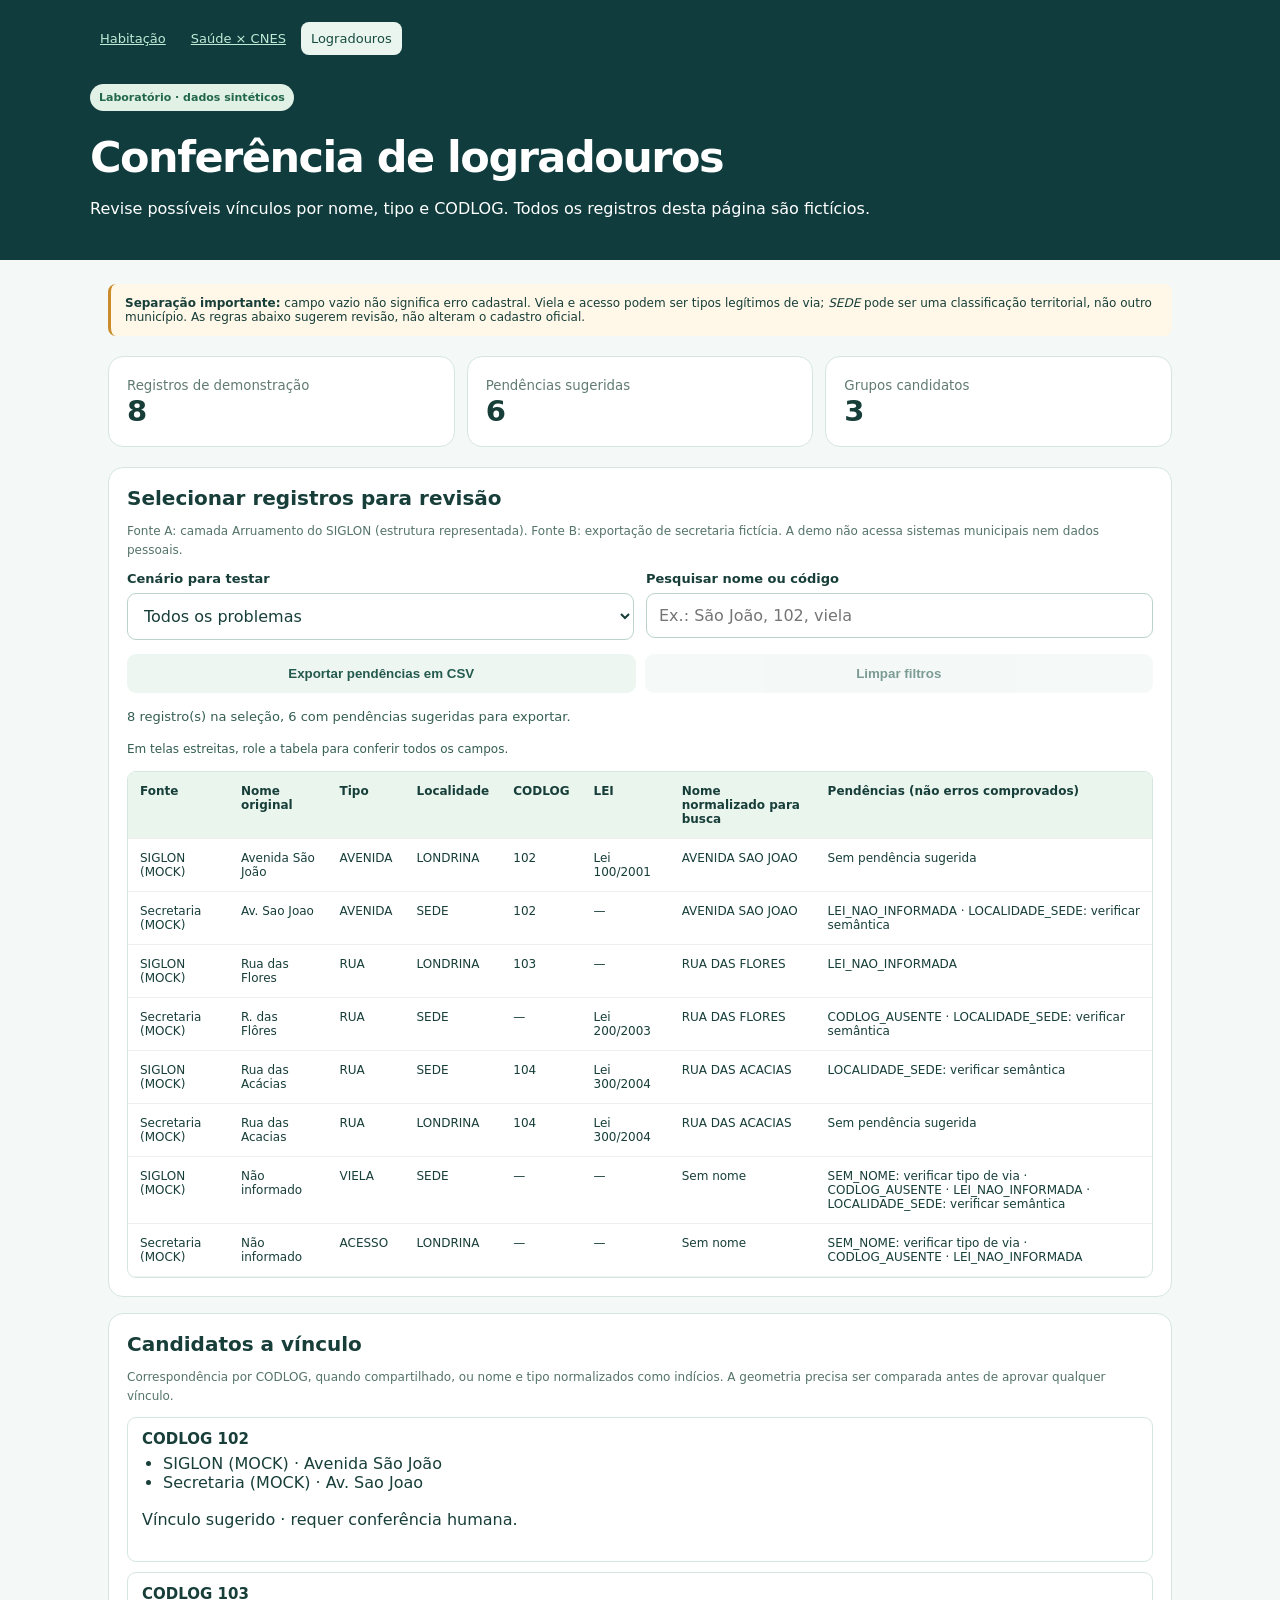
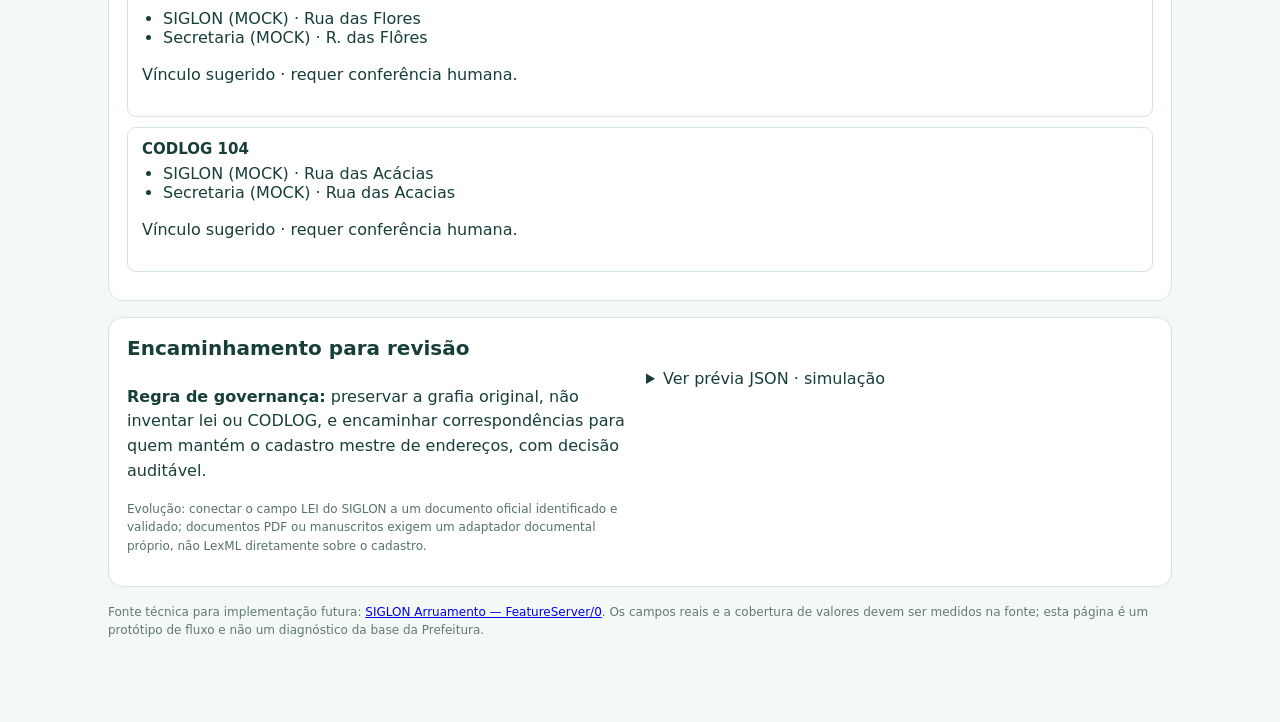
<file: tools/origem-unica/logradouros.html>
<!doctype html>
<html lang="pt-BR"><head><meta charset="utf-8"><meta name="viewport" content="width=device-width,initial-scale=1">
<title>Origem Única — Laboratório de Logradouros</title>
<style>
:root{font-family:system-ui,-apple-system,Segoe UI,sans-serif;color:#173e39;background:#f4f8f6}*{box-sizing:border-box}body{margin:0}header{background:#103c3d;color:#fff;padding:22px max(20px,calc((100vw - 1100px)/2))}header a{color:#bfead6}main{max-width:1100px;margin:auto;padding:24px 18px 70px}h1{margin:12px 0 7px;font-size:clamp(28px,4vw,43px);line-height:1.1;letter-spacing:-.035em}h2{font-size:20px;margin:0 0 9px}p{line-height:1.55}small{color:#617b73}.intro{max-width:800px}.badge{display:inline-block;background:#e2f1e6;color:#216749;border-radius:20px;padding:5px 9px;font-weight:750;font-size:11px}.cards{display:grid;grid-template-columns:repeat(3,1fr);gap:12px;margin:20px 0}.card,section{background:#fff;border:1px solid #d5e6df;border-radius:15px;padding:18px}.card strong{display:block;font-size:29px}section{margin:16px 0}label{font-size:13px;font-weight:750;display:block;margin-bottom:7px}input,select{border:1px solid #bad4c9;border-radius:9px;padding:12px;background:#fff;color:#173e39;font:inherit;width:100%}button{border:0;padding:12px 15px;border-radius:9px;background:#14785e;color:#fff;font-weight:750;cursor:pointer}button.secondary{background:#eef6f2;color:#245a4d}.toolbar{display:flex;gap:9px;flex-wrap:wrap;margin:14px 0}.toolbar>*{flex:1;min-width:130px}.scroll{overflow-x:auto}table{width:100%;border-collapse:collapse;min-width:780px;font-size:12px}th{text-align:left;background:#eaf5ee}td,th{padding:12px;border-bottom:1px solid #edf1ed;vertical-align:top}td code{white-space:nowrap}.alert{padding:12px 14px;background:#fff7e7;border-left:3px solid #cb8d2b;border-radius:8px;font-size:12px}.row{display:grid;grid-template-columns:1fr 1fr;gap:12px}.trace{background:#eef7f1;padding:14px;border-radius:10px;white-space:pre-wrap;font:12px/1.6 ui-monospace,Consolas,monospace;overflow-wrap:anywhere}.footer{color:#617b73;font-size:12px}.mini{font-size:12px;color:#54736a} @media(max-width:650px){.cards,.row{grid-template-columns:1fr}.toolbar{display:grid;grid-template-columns:1fr}.toolbar>*{width:100%}}
.skip{position:absolute;left:12px;top:-10rem;background:#fff;color:#174b3f;padding:12px;z-index:3}.skip:focus{top:8px}
.case-nav{display:flex;gap:5px;flex-wrap:wrap;margin-bottom:18px}.case-nav a{padding:9px 10px;border-radius:8px;font-size:13px}
.case-nav a[aria-current=page]{background:#e9f5ee;color:#174b3f;text-decoration:none}
:focus-visible{outline:3px solid #a54e13;outline-offset:3px}header :focus-visible{outline-color:#ffd596}
button:disabled{opacity:.6;cursor:default}.toolbar{align-items:stretch}.filter-status{color:#355e52;font-size:13px}
.scroll{border:1px solid #d5e6df;border-radius:9px}.table-tip{color:#355e52;font-size:12px}
.trace{max-height:340px;overflow:auto}.candidate{padding:12px 14px;margin:10px 0;border:1px solid #d5e6df;border-radius:9px}
.candidate h3{font-size:15px;margin:0}.candidate ul{margin:6px 0 0;padding-left:21px}
</style></head><body>
<a href="#logradouro-main" class="skip">Pular para o conteúdo</a>
<header>
  <nav class="case-nav" aria-label="Casos de uso">
    <a href="./">Habitação</a>
    <a href="./saude.html">Saúde × CNES</a>
    <a href="./logradouros.html" aria-current="page">Logradouros</a>
  </nav>
  <p class="badge">Laboratório · dados sintéticos</p>
  <h1>Conferência de logradouros</h1>
  <p class="intro">Revise possíveis vínculos por nome, tipo e CODLOG. Todos os registros desta página são fictícios.</p>
</header>
<main id="logradouro-main" tabindex="-1">
<div class="alert"><strong>Separação importante:</strong> campo vazio não significa erro cadastral. Viela e acesso podem ser tipos legítimos de via; <em>SEDE</em> pode ser uma classificação territorial, não outro município. As regras abaixo sugerem revisão, não alteram o cadastro oficial.</div>
<div class="cards"><div class="card"><small>Registros de demonstração</small><strong id="total">0</strong></div><div class="card"><small>Pendências sugeridas</small><strong id="flags">0</strong></div><div class="card"><small>Grupos candidatos</small><strong id="groups">0</strong></div></div>
<section><h2>Selecionar registros para revisão</h2><p class="mini">Fonte A: camada Arruamento do SIGLON (estrutura representada). Fonte B: exportação de secretaria fictícia. A demo não acessa sistemas municipais nem dados pessoais.</p>
<div class="row"><div><label for="sample">Cenário para testar</label><select id="sample"><option value="all">Todos os problemas</option><option value="naming">Acentos e abreviações</option><option value="missing">CODLOG e lei ausentes</option><option value="territory">LONDRINA × SEDE</option><option value="unnamed">Vielas e acessos sem nome</option></select></div><div><label for="query">Pesquisar nome ou código</label><input id="query" type="search" placeholder="Ex.: São João, 102, viela"></div></div>
<div class="toolbar"><button class="secondary" id="export">Exportar pendências em CSV</button><button class="secondary" id="reset">Limpar filtros</button></div>
<p id="street-status" class="filter-status" role="status"></p><p class="table-tip">Em telas estreitas, role a tabela para conferir todos os campos.</p>
<div class="scroll" role="region" aria-label="Registros sintéticos de logradouros" tabindex="0"><table><thead><tr><th>Fonte</th><th>Nome original</th><th>Tipo</th><th>Localidade</th><th>CODLOG</th><th>LEI</th><th>Nome normalizado para busca</th><th>Pendências (não erros comprovados)</th></tr></thead><tbody id="records"></tbody></table></div>
</section>
<section><h2>Candidatos a vínculo</h2><p class="mini">Correspondência por CODLOG, quando compartilhado, ou nome e tipo normalizados como indícios. A geometria precisa ser comparada antes de aprovar qualquer vínculo.</p><div id="matches" role="region" aria-live="polite" aria-label="Candidatos a vínculo da seleção"></div></section>
<section><h2>Encaminhamento para revisão</h2><div class="row"><div><p><strong>Regra de governança:</strong> preservar a grafia original, não inventar lei ou CODLOG, e encaminhar correspondências para quem mantém o cadastro mestre de endereços, com decisão auditável.</p><p class="mini">Evolução: conectar o campo LEI do SIGLON a um documento oficial identificado e validado; documentos PDF ou manuscritos exigem um adaptador documental próprio, não LexML diretamente sobre o cadastro.</p></div><div><details><summary>Ver prévia JSON · simulação</summary><pre class="trace" id="json" tabindex="0" aria-label="Prévia JSON"></pre></details></div></div></section>
<p class="footer">Fonte técnica para implementação futura: <a href="https://geo.londrina.pr.gov.br/server/rest/services/Publico/SmopArruamento/FeatureServer/0" target="_blank" rel="noopener">SIGLON Arruamento — FeatureServer/0</a>. Os campos reais e a cobertura de valores devem ser medidos na fonte; esta página é um protótipo de fluxo e não um diagnóstico da base da Prefeitura.</p>
</main>
<script type="module">
import {normalize, streetType, suggestions, selectStreets, candidateGroups, streetsCsv} from "./logradouros-model.mjs";
const base=[
{id:"A1",source:"SIGLON (MOCK)",name:"Avenida São João",type:"AVENIDA",locality:"LONDRINA",codlog:"102",law:"Lei 100/2001",scenario:"naming"},
{id:"B1",source:"Secretaria (MOCK)",name:"Av. Sao Joao",type:"AV",locality:"SEDE",codlog:"102",law:null,scenario:"naming"},
{id:"A2",source:"SIGLON (MOCK)",name:"Rua das Flores",type:"RUA",locality:"LONDRINA",codlog:"103",law:null,scenario:"missing"},
{id:"B2",source:"Secretaria (MOCK)",name:"R. das Flôres",type:"R",locality:"SEDE",codlog:null,law:"Lei 200/2003",scenario:"missing"},
{id:"A3",source:"SIGLON (MOCK)",name:"Rua das Acácias",type:"RUA",locality:"SEDE",codlog:"104",law:"Lei 300/2004",scenario:"territory"},
{id:"B3",source:"Secretaria (MOCK)",name:"Rua das Acacias",type:"RUA",locality:"LONDRINA",codlog:"104",law:"Lei 300/2004",scenario:"territory"},
{id:"A4",source:"SIGLON (MOCK)",name:null,type:"VIELA",locality:"SEDE",codlog:null,law:null,scenario:"unnamed"},
{id:"B4",source:"Secretaria (MOCK)",name:null,type:"ACESSO",locality:"LONDRINA",codlog:null,law:null,scenario:"unnamed"}];
const $=id=>document.getElementById(id);
function rows(){
  return selectStreets(base, $("sample").value, $("query").value);
}
function cell(tag, value){
  const element=document.createElement(tag);
  element.textContent=value;
  return element;
}
function render(){
  const data=rows(), candidates=candidateGroups(data);
  const flagged=data.filter(record=>suggestions(record).length);
  $("records").replaceChildren();
  for(const record of data){
    const row=document.createElement("tr");
    for(const value of [record.source,record.name??"Não informado",streetType(record.type),record.locality,
      record.codlog??"—",record.law??"—",normalize(record.name)||"Sem nome",
      suggestions(record).join(" · ")||"Sem pendência sugerida"]) row.append(cell("td",value));
    $("records").append(row);
  }

  $("total").textContent=data.length;
  $("flags").textContent=flagged.length;
  $("groups").textContent=candidates.length;
  $("export").disabled=!flagged.length;
  $("reset").disabled=$("sample").value==="all"&&!$("query").value;
  $("street-status").textContent=data.length?
    data.length+" registro(s) na seleção, "+flagged.length+" com pendências sugeridas para exportar.":
    "Nenhum registro corresponde aos filtros. Limpe os filtros ou ajuste a pesquisa.";

  $("matches").replaceChildren();
  if(!candidates.length) $("matches").append(cell("p","Nenhum grupo candidato nos resultados filtrados."));
  for(const [key,members] of candidates){
    const group=document.createElement("article");
    group.className="candidate";
    const list=document.createElement("ul");
    for(const record of members)list.append(cell("li",record.source+" · "+(record.name??record.type)));
    group.append(cell("h3",key),list,cell("p","Vínculo sugerido · requer conferência humana."));
    $("matches").append(group);
  }
  const preview={mode:"DEMO_SYNTHETIC",preview_only:true,scope:"Londrina",source_count:data.length,
    candidate_groups:candidates.map(([key,members])=>({key,source_ids:members.map(x=>x.id),status:"PENDING_HUMAN_REVIEW"})),
    records_needing_review:flagged.map(r=>({source_id:r.id,source:r.source,original_name:r.name,
      normalized_search_name:normalize(r.name)||null,codlog:r.codlog,law_reference:r.law,flags:suggestions(r)}))};
  $("json").textContent=JSON.stringify(preview,null,2);
}
$("sample").addEventListener("change",render);
$("query").addEventListener("input",render);
$("export").addEventListener("click",()=>{
  if($("export").disabled)return;
  const url=URL.createObjectURL(new Blob([streetsCsv(rows())],{type:"text/csv;charset=utf-8"}));
  const link=document.createElement("a");
  link.href=url;link.download="origem-unica-logradouros-MOCK.csv";link.click();
  setTimeout(()=>URL.revokeObjectURL(url),500);
});
$("reset").addEventListener("click",()=>{
  $("sample").value="all";$("query").value="";render();$("query").focus();
});
render();
</script></body></html>
</file>
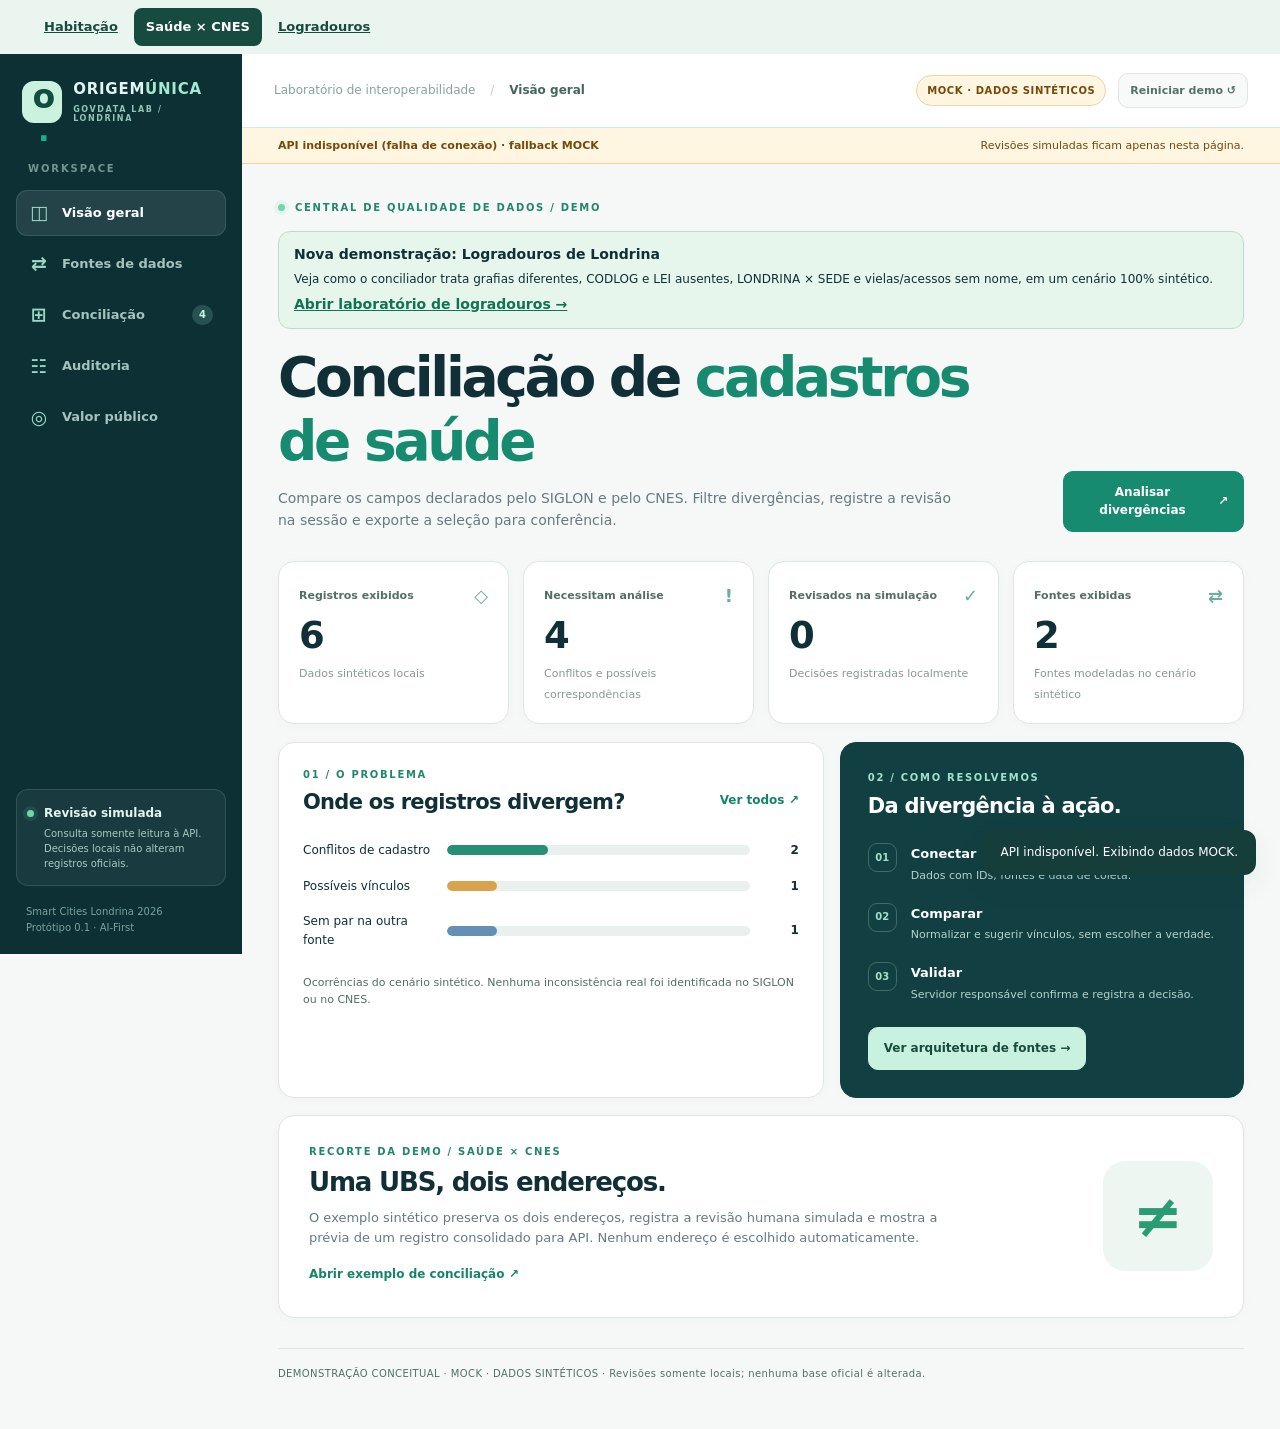
<file: tools/origem-unica/saude.html>
<!doctype html>
<html lang="pt-BR">
<head>
  <meta charset="utf-8">
  <meta name="viewport" content="width=device-width, initial-scale=1">
  <meta name="theme-color" content="#0d3437">
  <meta name="description" content="Origem Única — protótipo de conciliação de registros com fallback sintético para debate no Smart Cities Londrina.">
  <title>Saúde × CNES · Origem Única</title>
  <link rel="stylesheet" href="./styles.css">
  <script src="./config.js" defer></script>
  <script src="./adapter.js" defer></script>
  <script src="./app.js" defer></script>
</head>
<body>
  <a href="#main" class="skip">Pular para o conteúdo</a>
  <nav class="case-nav" aria-label="Casos de uso">
    <a href="./">Habitação</a>
    <a href="./saude.html" aria-current="page">Saúde × CNES</a>
    <a href="./logradouros.html">Logradouros</a>
  </nav>
  <div class="app">
    <aside class="sidebar" aria-label="Navegação do protótipo">
      <a href="#overview" class="brand" data-route="overview" aria-label="Origem Única, visão geral">
        <span class="mark">O<span>·</span></span>
        <span class="brand-name">ORIGEM<span>ÚNICA</span><small>GOVDATA LAB / LONDRINA</small></span>
      </a>
      <div class="nav-caption">WORKSPACE</div>
      <nav class="nav" aria-label="Seções">
        <button data-view="overview" class="nav-item active"><span class="nav-glyph" aria-hidden="true">◫</span> Visão geral</button>
        <button data-view="sources" class="nav-item"><span class="nav-glyph" aria-hidden="true">⇄</span> Fontes de dados</button>
        <button data-view="matching" class="nav-item"><span class="nav-glyph" aria-hidden="true">⊞</span> Conciliação <span id="nav-pending" class="nav-count">4</span></button>
        <button data-view="audit" class="nav-item"><span class="nav-glyph" aria-hidden="true">☷</span> Auditoria</button>
        <button data-view="impact" class="nav-item"><span class="nav-glyph" aria-hidden="true">◎</span> Valor público</button>
      </nav>
      <div class="sidebar-bottom">
        <div class="sidebar-callout"><span class="live-dot"></span><div><b>Revisão simulada</b><small>Consulta somente leitura à API. Decisões locais não alteram registros oficiais.</small></div></div>
        <div class="sidebar-foot">Smart Cities Londrina 2026<br>Protótipo 0.1 · AI-First</div>
      </div>
    </aside>

    <div class="main-wrap">
      <header class="topbar">
        <div class="mobile-brand">O<span>·</span> <strong>ORIGEM ÚNICA</strong></div>
        <div class="breadcrumb">Laboratório de interoperabilidade <span>/</span> <b id="current-page">Visão geral</b></div>
        <div class="top-actions"><span class="demo-tag" id="data-mode">● MOCK · DADOS SINTÉTICOS</span><button class="button subtle compact" id="reset">Reiniciar demo ↺</button></div>
      </header>
      <nav class="mobile-nav" aria-label="Seções no celular">
        <button data-view="overview" class="active">Resumo</button>
        <button data-view="sources">Fontes</button>
        <button data-view="matching">Conciliação</button>
        <button data-view="audit">Auditoria</button>
        <button data-view="impact">Impacto</button>
      </nav>

      <div class="sync-banner" role="status" aria-live="polite"><span id="sync-status">Aguardando API</span><span>Revisões simuladas ficam apenas nesta página.</span></div>

      <main id="main" tabindex="-1" class="content">
        <section id="view-overview" class="view active" aria-labelledby="overview-heading">
          <div class="eyebrow"><span class="eyebrow-dot"></span> CENTRAL DE QUALIDADE DE DADOS / DEMO</div>
          <div style="margin-bottom:16px;border:1px solid #b9ddca;border-radius:12px;padding:12px 15px;background:#e7f6ec"><strong>Nova demonstração: Logradouros de Londrina</strong><p style="font-size:12px;margin:5px 0">Veja como o conciliador trata grafias diferentes, CODLOG e LEI ausentes, LONDRINA × SEDE e vielas/acessos sem nome, em um cenário 100% sintético.</p><a href="./logradouros.html" style="color:#107354;font-weight:800">Abrir laboratório de logradouros →</a></div>
          <div class="hero-line"><div><h1 id="overview-heading">Conciliação de <em>cadastros de saúde</em></h1><p>Compare os campos declarados pelo SIGLON e pelo CNES. Filtre divergências, registre a revisão na sessão e exporte a seleção para conferência.</p></div><button class="button primary" id="start-review">Analisar divergências <span>↗</span></button></div>
          <div class="metric-grid">
            <article class="metric"><div class="metric-top">Registros exibidos <span>◇</span></div><strong id="stat-total">—</strong><small id="total-summary">Dados sintéticos locais</small></article>
            <article class="metric"><div class="metric-top">Necessitam análise <span>!</span></div><strong id="stat-pending">—</strong><small>Conflitos e possíveis correspondências</small></article>
            <article class="metric"><div class="metric-top">Revisados na simulação <span>✓</span></div><strong id="stat-reviewed">—</strong><small>Decisões registradas localmente</small></article>
            <article class="metric"><div class="metric-top">Fontes exibidas <span>⇄</span></div><strong id="stat-sources">—</strong><small id="source-summary">Fontes modeladas no cenário sintético</small></article>
          </div>
          <div class="columns">
            <article class="panel">
              <div class="panel-header"><div><div class="section-kicker">01 / O PROBLEMA</div><h2>Onde os registros divergem?</h2></div><button class="text-action" data-go="matching">Ver todos ↗</button></div>
              <div class="chart" id="conflict-chart" aria-label="Resumo dos tipos de diferença"></div>
              <p class="panel-note" id="overview-note">Ocorrências do cenário sintético. Nenhuma inconsistência real foi identificada no SIGLON ou no CNES.</p>
            </article>
            <article class="panel panel-highlight">
              <div class="section-kicker">02 / COMO RESOLVEMOS</div><h2>Da divergência à ação.</h2>
              <div class="steps">
                <div><span>01</span><div><b>Conectar</b><small>Dados com IDs, fontes e data de coleta.</small></div></div>
                <div><span>02</span><div><b>Comparar</b><small>Normalizar e sugerir vínculos, sem escolher a verdade.</small></div></div>
                <div><span>03</span><div><b>Validar</b><small>Servidor responsável confirma e registra a decisão.</small></div></div>
              </div>
              <button class="button light" data-go="sources">Ver arquitetura de fontes →</button>
            </article>
          </div>
          <article class="panel scenario"><div><div class="section-kicker">RECORTE DA DEMO / SAÚDE × CNES</div><h2>Uma UBS, dois endereços.</h2><p>O exemplo sintético preserva os dois endereços, registra a revisão humana simulada e mostra a prévia de um registro consolidado para API. Nenhum endereço é escolhido automaticamente.</p><button class="text-action" data-go="matching">Abrir exemplo de conciliação ↗</button></div><div class="scenario-symbol">≠</div></article>
        </section>

        <section id="view-sources" class="view" aria-labelledby="sources-heading">
          <div class="eyebrow"><span class="eyebrow-dot"></span> ETAPA 01 / INTEGRAÇÃO</div>
          <div class="page-head"><div><h1 id="sources-heading">Duas bases. <em>Um contexto.</em></h1><p id="source-intro">Recorte demonstrativo SIGLON Saúde × CNES. A validação com o SIGLON aponta um problema mais amplo de endereços; não há conexão com os demais bancos.</p></div><button class="button primary" id="sync">Atualizar da API ↻</button></div>
          <div class="source-grid" id="source-grid"></div>
          <article class="panel">
            <div class="panel-header"><div><div class="section-kicker">EXEMPLO SINTÉTICO / CAMPOS MODELADOS</div><h2>O que seria comparado?</h2></div></div>
            <div class="table-scroll"><table class="fields-table"><thead><tr><th>Campo lógico</th><th>Exemplo na fonte A</th><th>Exemplo na fonte B</th><th>Tratamento</th></tr></thead><tbody>
              <tr><td>Estabelecimento</td><td>UBS Jardim Exemplo</td><td>Unid. Básica Jd Exemplo</td><td>Nome padronizado + similaridade</td></tr>
              <tr><td>Identificador</td><td>ID geográfico</td><td>CNES</td><td>Conservar ambos; criar vínculo</td></tr>
              <tr><td>Logradouro</td><td>Rua das Flores</td><td>R. das Flores</td><td>Expandir abreviações</td></tr>
              <tr><td>Número</td><td>150</td><td>105</td><td>Conflito; jamais corrigir automaticamente</td></tr>
              <tr><td>Telefone</td><td>(43) 3333-1111</td><td>43 33332222</td><td>Normalizar dígitos e comparar</td></tr>
              <tr><td>Posição</td><td>Geometria da camada</td><td>Localização de referência</td><td>Checar sistema de coordenadas</td></tr>
            </tbody></table></div>
            <p class="panel-note">Fallback: 100% DADOS FICTÍCIOS. Os exemplos nesta tabela são inventados mesmo quando a API está ativa. Formatos efetivos, campos e limites de requisição precisam ser validados antes de qualquer conector real.</p>
          </article>
          <div class="notice"><b>Segurança de dados</b> <span id="source-notice">A sincronização consulta somente GET /api/records. As revisões ficam nesta página e não alteram bases oficiais.</span></div>
        </section>

        <section id="view-matching" class="view" aria-labelledby="matching-heading">
          <div class="eyebrow"><span class="eyebrow-dot"></span> ETAPA 02 / MATCHING E GESTÃO DE CONFLITOS</div>
          <div class="page-head"><div><h1 id="matching-heading">Revisar <em>divergências cadastrais</em></h1><p>Compare duas fontes, confirme vínculos e documente o que ainda precisa de conferência oficial.</p></div><button class="button outline" id="export">↓ Exportar CSV</button></div>
          <div class="workspace">
            <div class="list-panel">
              <div class="list-controls"><label class="visually-hidden" for="search">Pesquisar registros</label><input id="search" type="search" placeholder="Buscar UBS ou endereço…"><label class="visually-hidden" for="filter">Filtrar registros</label><select id="filter"><option value="all">Todos</option><option value="pending">Pendentes</option><option value="conflict">Com conflito</option><option value="possible">Possível vínculo</option><option value="match">Correspondência</option><option value="missing">Sem par</option><option value="reviewed">Revisados</option></select></div>
              <div class="list-meta"><span id="list-count" role="status">— registros</span><button id="clear-review-filters" type="button">Limpar filtros</button></div>
              <div id="records" class="records"></div>
            </div>
            <div class="detail-panel" id="details" role="region" aria-label="Comparação do registro" tabindex="-1"></div>
          </div>
        </section>

        <section id="view-audit" class="view" aria-labelledby="audit-heading">
          <div class="eyebrow"><span class="eyebrow-dot"></span> ETAPA 03 / RASTREABILIDADE</div>
          <div class="page-head"><div><h1 id="audit-heading">Toda decisão deixa <em>uma trilha.</em></h1><p>Revisões locais de demonstração, com data, tipo de decisão e registro afetado.</p></div><button class="button outline" id="audit-export">↓ Exportar histórico</button></div>
          <article class="panel"><div class="panel-header"><div><div class="section-kicker">LOG DE ATIVIDADES</div><h2>Histórico da sessão</h2></div><span class="pill">SIMULADO</span></div><div id="audit-list" class="audit-list"></div></article>
          <div class="notice"><b>Na produção</b><span>Seriam necessários autenticação do servidor, permissões por órgão, logs imutáveis, retenção definida e revisão por autoridade de dados. Nada disso existe neste mock.</span></div>
        </section>

        <section id="view-impact" class="view" aria-labelledby="impact-heading">
          <div class="eyebrow"><span class="eyebrow-dot"></span> MERCADO / EXPLORAÇÃO DE VALOR</div>
          <div class="page-head"><div><h1 id="impact-heading">Um endereço. <em>Muitas bases.</em></h1><p>Segundo Adilson, gerente do SIGLON, aproximadamente 13 bancos de secretarias exigem manutenção repetida de endereços sem padrão comum. O SIGLON já usa endereços da Fazenda e constrói uma base georreferenciada; a proposta deve aproveitar esse trabalho.</p></div></div>
          <div class="audience-grid">
            <article class="audience"><span class="audience-icon">♡</span><h2>Paciente</h2><p>Precisa descobrir o endereço e contato corretos de uma UBS. Informações inconsistentes podem gerar deslocamento ou ligação desnecessária.</p><b>Beneficiário indireto</b></article>
            <article class="audience"><span class="audience-icon">▦</span><h2>Servidor da saúde</h2><p>Precisa conferir endereços divergentes, registrar a decisão e encaminhar a manutenção à fonte responsável.</p><b>Usuário operacional</b></article>
            <article class="audience"><span class="audience-icon">◎</span><h2>SIGLON / Secretarias</h2><p>Precisam reduzir manutenção repetida de endereços e distribuir dados revisados sem substituir os cadastros existentes.</p><b>Adoção a validar</b></article>
          </div>
          <div class="columns">
            <article class="panel"><div class="section-kicker">PROPOSTA A VALIDAR</div><h2>Revisar uma vez. Compartilhar com contexto.</h2><p>A dor relatada é repetir a manutenção de endereços em cerca de 13 bancos. Origem Única propõe detectar divergências, registrar revisão humana e disponibilizar um registro consolidado por API. A demo SIGLON Saúde × CNES mostra apenas esse fluxo inicial.</p></article>
            <article class="panel"><div class="section-kicker">O QUE PRECISAMOS VALIDAR</div><h2>Hipóteses de negócio</h2><div class="check-lines"><span>□ Qual par de bases gera retrabalho hoje?</span><span>□ Quem pode corrigir cada campo?</span><span>□ Já existe um conciliador interno?</span><span>□ Quanto tempo uma correção demanda?</span><span>□ Quem autorizaria um piloto?</span></div></article>
          </div>
          <article class="panel"><div class="section-kicker">CANVAS RESUMIDO</div><div class="canvas-grid"><div><b>Dor</b><p>Endereços mantidos repetidamente em bancos de secretarias.</p></div><div><b>Proposta de valor</b><p>Revisão rastreável e registro consolidado para API.</p></div><div><b>Cliente</b><p>Prefeituras e secretarias gestoras.</p></div><div><b>Receita possível</b><p>Piloto, integração, manutenção e suporte.</p></div><div><b>Risco</b><p>Duplicar a base da Fazenda ou o georreferenciamento em construção no SIGLON.</p></div><div><b>Métrica de valor</b><p>Retrabalho e tempo de revisão a medir em piloto.</p></div></div></article>
        </section>
        <div class="content-footer" id="content-footer">DEMONSTRAÇÃO CONCEITUAL · MOCK · DADOS SINTÉTICOS</div>
      </main>
    </div>
  </div>
  <div id="toast" class="toast" role="status" aria-live="polite"></div>
</body>
</html>
</file>
<file: tools/brainstorm/style.css>
* { box-sizing: border-box; }
:root { font-family: system-ui, -apple-system, BlinkMacSystemFont, "Segoe UI", sans-serif; color: #18363b; background: #f4f7f4; font-synthesis: none; }
body { margin: 0; }
.container { width: min(1120px, calc(100% - 32px)); margin: 0 auto; padding: 44px 0 70px; }
.masthead { color: #fff; padding: clamp(24px,5vw,54px); background: linear-gradient(120deg, #10272d, #1c4e4a); border-radius: 24px; margin-bottom: 20px; }
.eyebrow { display: block; text-transform: uppercase; letter-spacing: .14em; font-weight: 750; font-size: 11px; opacity: .85; }
h1 { max-width: 680px; font-size: clamp(32px, 5vw, 60px); letter-spacing: -.04em; line-height: 1.05; margin: 16px 0; }
h1 em { font-style: normal; color: #bcf0cf; }
.masthead p { max-width: 800px; line-height: 1.55; color: #e0eee9; }
.notice { background: #234843; padding: 15px 18px; border-left: 3px solid #b7efd5; margin-top: 24px; border-radius: 4px; line-height: 1.55; }
.frame { background: white; border: 1px solid #d9e4df; border-radius: 20px; padding: clamp(18px, 4vw, 30px); margin-bottom: 20px; box-shadow: 0 4px 30px #234b3610; }
.heading-row { display:flex; align-items: center; justify-content: space-between; gap: 18px; flex-wrap: wrap; margin-bottom: 22px; }
.heading-row .eyebrow { color: #50796c; }
h2 { font-size: clamp(22px, 3vw, 30px); letter-spacing:-.025em; margin: 6px 0 0; }
small, .hint { color: #60756e; line-height: 1.5; }
.criteria { display:grid; grid-template-columns: repeat(auto-fit, minmax(150px,1fr)); gap: 10px; }
.criterion { padding: 13px; border: 1px solid #dbe8df; border-radius: 12px; display:flex; justify-content:space-between; gap: 8px; align-items: center; background:#f7faf6; }
.criterion strong { font-size: 13px; }
.criterion span { font-weight: 800; color:#31745b; font-variant-numeric: tabular-nums; }
.ideas { display:grid; grid-template-columns: repeat(auto-fit, minmax(min(280px,100%),1fr)); gap: 14px; }
.idea { border: 1px solid #d8e7dc; border-radius: 16px; padding: 18px; background:#fbfdfb; min-width:0; }
.idea-head { display:flex; justify-content:space-between; align-items: center; gap: 10px; padding-bottom: 12px; }
.tag { color:#4b7963; font-size:10px; letter-spacing:.11em; font-weight:800; }
.score { font-size: 13px; color:#225b4f; }
.small-field { display:flex; flex-direction:column; gap:5px; margin-bottom:12px; }
.small-field span, .rating span { color:#4d645c; font-size:12px; font-weight:650; }
input, textarea, select { width:100%; font:inherit; border:1px solid #c4d8d0; background:white; border-radius:9px; padding:9px 10px; color:#173b35; }
input:focus-visible, textarea:focus-visible, select:focus-visible, button:focus-visible, a:focus-visible { outline: 3px solid #4ba783; outline-offset: 2px; }
textarea { resize:vertical; }
.ratings { display:grid; grid-template-columns: 1fr; gap:8px; margin:14px 0; }
.rating { display:grid; grid-template-columns:minmax(0,1fr) 105px; align-items:center; gap:8px; }
.rating select { padding:7px; }
button { cursor:pointer; font:inherit; background:#1b6550; color:white; border:1px solid #1b6550; border-radius:10px; padding:11px 15px; font-size:13px; font-weight:750; }
button:hover { filter:brightness(1.08); }
button.secondary { background:#e3f0e8; color:#1c6048; border-color:#c2dfcc; }
button.ghost { background:transparent; color:#285c50; border-color:#cadcd4; }
button.tiny { padding:7px 9px; font-size:12px; }
.pill { border-radius:40px; background:#eef6f0; color:#386d55; font-size:12px; padding:8px 12px; font-weight:700; }
.result { font-weight:650; background:#eaf5ed; padding:16px; border-radius:10px; line-height:1.5; }
.fields { display:grid; grid-template-columns:repeat(auto-fit, minmax(min(300px,100%),1fr)); gap:14px; margin-top:22px; }
.fields label { display:flex; flex-direction:column; gap:8px; font-weight:700; font-size:14px; }
.actions { display:flex; gap:10px; flex-wrap:wrap; margin:20px 0 10px; }
footer { display:flex; flex-wrap:wrap; gap:10px; font-size:13px; justify-content:center; padding:15px; }
a { color:#20654d; }
@media (prefers-reduced-motion: no-preference) { button { transition: filter .15s ease; } }
@media (max-width:600px) { .container { width:calc(100% - 20px); padding:10px 0 35px; } .masthead { border-radius:17px; } .frame { border-radius:15px; } .rating { grid-template-columns: 1fr 95px; } }
</file>
<file: tools/decision-board/style.css>
:root{--ink:#122e38;--muted:#60767c;--mint:#b6ecd1;--green:#1d8969;--green-dark:#13664f;--border:#dee8e5;--paper:#f8faf8;--card:#fff;--radius:18px;color-scheme:light;font-family:Inter,"Segoe UI",system-ui,-apple-system,sans-serif}
*{box-sizing:border-box}
html{scroll-behavior:smooth;scroll-padding-top:20px}
body{margin:0;background:var(--paper);color:var(--ink);line-height:1.5}
a{color:inherit}
button,input,select,textarea{font:inherit}
button,a,summary{touch-action:manipulation}
button{cursor:pointer}
:focus-visible{outline:3px solid #7ccbb2;outline-offset:3px}
.hidden{display:none!important}
.skip{position:absolute;left:-9999px;top:5px;padding:10px;background:white;z-index:10}
.skip:focus{left:10px}
.shell{width:min(1260px,calc(100% - 48px));margin-inline:auto}
.hero{background:radial-gradient(ellipse 60% 80% at 100% 20%,#255a5b 0%,transparent 70%),linear-gradient(120deg,#0e2630 5%,#133c40 100%);color:#f6fbf8;position:relative;overflow:hidden}
.hero:after{content:"";position:absolute;width:460px;height:460px;border:1px solid #a9edd733;border-radius:50%;right:-130px;top:90px;box-shadow:0 0 0 80px #a9edd709,0 0 0 160px #a9edd706;pointer-events:none}
.hero .shell{position:relative;z-index:1}
.topnav{display:flex;justify-content:space-between;align-items:center;padding:25px 0;gap:20px;border-bottom:1px solid #ffffff2d}
.brand{display:flex;align-items:center;gap:13px;text-decoration:none;font-weight:800;letter-spacing:.09em;font-size:13px}
.brand small{display:block;color:#b6d5d0;font-size:10px;letter-spacing:.14em;font-weight:700}
.brand-icon{display:grid;place-items:center;border:1px solid #c2ffe777;background:#ffffff18;height:42px;width:42px;border-radius:12px;font-size:14px}
.navlinks{display:flex;gap:30px;align-items:center}
.navlinks a{text-decoration:none;font-size:13px;color:#d7e9e5;font-weight:650}
.navlinks a:hover{text-decoration:underline}
.hero-content{padding:74px 0 76px;max-width:790px}
.kicker{display:inline-flex;align-items:center;gap:9px;color:var(--mint);font-size:11px;letter-spacing:.15em;font-weight:800}
.signal{width:7px;height:7px;border-radius:50%;background:#adffcc;box-shadow:0 0 0 5px #adffcc22}
h1,h2,h3,p{margin-top:0}
h1{font-size:clamp(40px,6.5vw,81px);line-height:1.04;letter-spacing:-.061em;font-weight:760;margin:19px 0 24px}
h1 em,h2 em{font-style:normal;color:var(--green)}
h1 em{color:var(--mint)}
.hero-content>p{max-width:670px;color:#d3e4e0;font-size:clamp(15px,1.8vw,18px);line-height:1.67;margin-bottom:29px}
.hero-actions{display:flex;flex-wrap:wrap;gap:11px}
.action{display:inline-flex;align-items:center;justify-content:center;gap:15px;min-height:46px;padding:11px 19px;border-radius:11px;border:1px solid transparent;text-decoration:none;font-weight:750;font-size:13px;white-space:normal;text-align:center}
.action-primary{background:var(--mint);color:#163c32;border-color:var(--mint)}
.action-primary:hover{background:#d0f6e0}
.action-ghost{border-color:#a4d8ca66;color:#e6f9f0;background:#ffffff06}
.action-dark{background:var(--ink);color:white;width:100%}
.action-outline{background:white;color:var(--ink);border-color:var(--border)}
.hero-meta{border-top:1px solid #ffffff33;display:flex;gap:34px;flex-wrap:wrap;padding:21px 0;color:#c2dcd6;font-size:12px}
.hero-meta b{color:white}
.metric-strip{display:grid;grid-template-columns:repeat(4,minmax(0,1fr));background:#fff;border:1px solid var(--border);border-radius:17px;box-shadow:0 10px 34px #102f2910;margin-top:-1px}
.metric{display:flex;gap:10px;flex-direction:column;padding:26px 33px;min-width:0}
.metric:not(:last-child){border-right:1px solid var(--border)}
.metric-number{font-weight:800;line-height:1;font-size:clamp(27px,3.8vw,39px);font-variant-numeric:tabular-nums;letter-spacing:-.05em;color:#183e41}
.metric-label{font-size:12px;color:var(--muted);font-weight:650}
.intro{display:flex;align-items:end;justify-content:space-between;gap:30px;margin:74px 0 26px}
.intro>div{max-width:750px}
.section-eyebrow{color:var(--green-dark);font-size:11px;letter-spacing:.13em;font-weight:850}
.intro h2,.section-heading h2,.selection h2,.decision h2{font-size:clamp(27px,3.5vw,41px);letter-spacing:-.046em;line-height:1.1;margin:9px 0 12px}
.intro p,.decision p{color:var(--muted);max-width:650px}
.text-link{color:var(--green-dark);font-size:13px;font-weight:750;white-space:nowrap;text-decoration-thickness:1px;text-underline-offset:5px}
.leaders{display:grid;grid-template-columns:repeat(3,minmax(0,1fr));gap:14px}
.leader{border:1px solid var(--border);border-radius:18px;background:white;padding:23px;display:flex;flex-direction:column;gap:11px;min-width:0;position:relative;overflow:hidden;box-shadow:0 3px 16px #1b4c3610}
.leader:first-child{border-color:#aacdc0;background:#f1f9f3}
.leader-top{display:flex;justify-content:space-between;align-items:center;gap:10px}
.rank-label{color:var(--green-dark);font-size:10px;font-weight:850;letter-spacing:.13em;text-transform:uppercase}
.leader .score-large{font-size:31px;font-weight:850;letter-spacing:-.06em;font-variant-numeric:tabular-nums}
.score-large span{font-size:12px;color:var(--muted);letter-spacing:0;font-weight:600}
.leader h3{font-size:19px;line-height:1.2;letter-spacing:-.02em;margin:0}
.leader .context{color:var(--muted);font-size:12px}
.leader .mini-p{font-size:12px;color:#46646a;line-height:1.55;margin:0;flex:1}
.score-track{width:100%;height:7px;background:#e7efea;border-radius:999px;overflow:hidden}
.score-fill{height:100%;background:var(--green);border-radius:999px}
.caution{display:flex;gap:14px;align-items:start;border:1px solid #e9ddad;border-radius:13px;background:#fffcef;padding:17px 21px;margin:22px 0 75px;color:#625738;font-size:13px;line-height:1.6}
.caution-icon{display:grid;place-items:center;border-radius:50%;border:1px solid #ceaa52;width:22px;height:22px;flex:none;font-weight:800}
.workspace{display:grid;grid-template-columns:minmax(0,1fr) 335px;gap:32px;align-items:start}
.workspace-main{min-width:0}
.section-heading{display:flex;justify-content:space-between;align-items:end;gap:15px;flex-wrap:wrap;margin-bottom:21px}
.section-heading h2{margin-bottom:0}
.result-count{color:var(--muted);font-size:12px;font-weight:700}
.filters{display:grid;grid-template-columns:minmax(180px,1.3fr) repeat(2,minmax(135px,1fr));gap:12px;padding:17px;background:#fff;border:1px solid var(--border);border-radius:15px}
.field{display:flex;flex-direction:column;gap:6px;min-width:0}
.field>span{font-size:11px;font-weight:750;color:#516f6f;line-height:1.4}
.field input,.field select,.field textarea{width:100%;border:1px solid #d4e2dc;border-radius:9px;min-height:44px;padding:10px 12px;background:#fcfefd;color:var(--ink);font-size:13px}
.field textarea{resize:vertical;min-height:82px}
.field input::placeholder,.field textarea::placeholder{color:#8a9d9c}
.field select{appearance:auto}
.method-toggle{margin:13px 0 18px;background:#eef4f0;border:1px solid #ddebe2;border-radius:12px;padding:0 16px}
.method-toggle summary{cursor:pointer;list-style:none;padding:15px 0;font-size:13px;font-weight:750;display:flex;justify-content:space-between;gap:15px}
.method-toggle summary::-webkit-details-marker{display:none}
.summary-more{font-size:11px;color:var(--muted);font-weight:550}
.method-toggle p{font-size:12px;color:var(--muted);margin-bottom:13px}
.weights{display:flex;flex-wrap:wrap;gap:7px;margin:9px 0}
.weight{display:flex;align-items:center;gap:5px;border:1px solid #cde2d4;background:white;border-radius:999px;padding:6px 10px;font-size:11px}
.weight b{color:var(--green-dark)}
.cards{display:grid;gap:13px;margin-bottom:42px}
.idea-card{background:white;border:1px solid var(--border);border-radius:17px;padding:20px;min-width:0;transition:border-color .14s ease}
.idea-card:hover{border-color:#a9cdc1}
.idea-card.is-selected{border-color:var(--green);box-shadow:0 0 0 1px #1d896922}
.card-top{display:flex;gap:13px;justify-content:space-between;align-items:center;margin-bottom:10px}
.card-top-left{display:flex;gap:8px;align-items:center;flex-wrap:wrap}
.index-tag,.id-tag{font-size:10px;font-weight:800;letter-spacing:.09em;padding:5px 8px;border-radius:6px}
.index-tag{background:#e6f2eb;color:#1d765b}
.id-tag{background:#f0f3f2;color:#52706f}
.score-compact{font-variant-numeric:tabular-nums;white-space:nowrap;font-size:22px;font-weight:850;letter-spacing:-.04em}
.score-compact span{font-size:11px;color:var(--muted);font-weight:500}
.idea-card h3{font-size:20px;line-height:1.2;letter-spacing:-.03em;margin:0 0 7px}
.idea-card .problem{color:#4e676b;font-size:13px;margin:0 0 11px;line-height:1.55}
.card-context{font-size:11px;color:#678085;font-weight:650;margin:0 0 9px}
.card-story{display:grid;grid-template-columns:65px 1fr;gap:10px;margin-top:14px;border-top:1px solid #ecf1ed;padding-top:12px}
.card-story strong{font-size:10px;text-transform:uppercase;letter-spacing:.1em;color:var(--green-dark);padding-top:2px}
.card-story span{font-size:12px;color:#445e61;line-height:1.6}
.card-note{font-size:12px;color:#65777b;margin-top:12px;line-height:1.5}
.risk{font-size:11px;border-radius:8px;padding:8px 11px;background:#fff8ea;color:#745c2f;margin:12px 0 0}
.card-buttons{display:flex;align-items:center;gap:9px;flex-wrap:wrap;margin-top:17px}
.btn{display:inline-flex;align-items:center;justify-content:center;border-radius:9px;border:1px solid var(--border);min-height:39px;padding:8px 12px;background:white;color:var(--ink);font-size:12px;font-weight:750}
.btn-positive{background:var(--green-dark);border-color:var(--green-dark);color:white}
.btn[aria-pressed="true"]{background:#eaf7ef;border-color:#8cc8ac;color:var(--green-dark)}
.btn:hover{filter:brightness(.97)}
.card-details{margin-top:15px;border-top:1px solid var(--border);padding-top:15px}
.card-details[hidden]{display:none}
.card-details h4{margin:0 0 9px;font-size:12px;color:#2d554e}
.card-details p,.card-details li{font-size:12px;color:var(--muted);line-height:1.55}
.sources{display:flex;flex-wrap:wrap;gap:7px;margin:9px 0 18px}
.source{font-size:11px;background:#f1f6f3;border-radius:7px;padding:6px 8px;color:#365d52;text-decoration:none;border:1px solid #e0ebe2}
a.source:hover{text-decoration:underline}
.rating-grid{display:grid;grid-template-columns:repeat(3,minmax(0,1fr));gap:10px;margin:10px 0}
.rating-grid label{font-size:11px;display:flex;flex-direction:column;gap:5px;color:#51716c}
.rating-grid select{border:1px solid var(--border);background:#f9fdfa;border-radius:8px;min-height:38px;padding:6px;color:var(--ink)}
.selection{border:1px solid #cddfda;background:#fff;border-radius:18px;padding:23px;position:sticky;top:20px;min-width:0}
.selection-top{display:flex;justify-content:space-between;align-items:center;gap:10px}
.mini-badge{padding:5px 8px;border:1px solid var(--border);border-radius:99px;font-size:10px;color:#61786f}
.selection h2{font-size:29px;margin:14px 0 9px}
.small{font-size:12px}
.muted{color:var(--muted)}
.selected-cards{display:flex;flex-direction:column;gap:9px;margin:20px 0}
.selected-item{padding:11px;border:1px solid var(--border);border-radius:10px;display:flex;gap:9px;align-items:center;justify-content:space-between}
.selected-item b{font-size:12px;display:block}
.selected-item small{color:var(--muted)}
.selected-item button{border:0;background:transparent;font-size:18px;color:#8a5b5b;min-height:28px;min-width:28px}
.compare-table{overflow-x:auto;margin:5px 0 17px}
.compare-table table{width:100%;border-collapse:collapse;min-width:0;font-size:11px}
.compare-table th,.compare-table td{border-bottom:1px solid var(--border);padding:8px 5px;text-align:left}
.compare-table th{color:var(--muted);font-size:10px}
.compare-table td:not(:first-child){font-weight:750;text-align:center;font-variant-numeric:tabular-nums}
.selection .button-text{margin-top:9px;width:100%}
.button-text{border:0;background:transparent;color:var(--green-dark);font-size:12px;font-weight:700;padding:10px;cursor:pointer}
.decision{display:grid;grid-template-columns:1fr 1.12fr;gap:60px;background:#eaf2ed;border:1px solid #d8e7df;border-radius:23px;padding:45px;margin:20px 0 48px}
.decision h2{font-size:clamp(27px,3.5vw,42px)}
.decision .decision-form{display:grid;gap:15px}
.decision-actions{display:flex;flex-wrap:wrap;align-items:center;gap:9px}
.reference{display:flex;flex-direction:column;align-items:start;gap:8px;padding:18px;border-left:3px solid var(--green);background:#fff;border-radius:0 13px 13px 0;margin-top:27px;font-size:13px}
.reference a{color:var(--green-dark);font-weight:750;text-decoration-thickness:1px;text-underline-offset:3px;overflow-wrap:anywhere}
.footer{display:flex;justify-content:space-between;gap:30px;border-top:1px solid var(--border);padding:26px 0 55px;font-size:12px}
.footer p{color:var(--muted);margin:7px 0 0}
.footer-links{display:flex;flex-wrap:wrap;gap:17px;align-items:start;color:var(--green-dark);font-weight:650}
.error{color:#8e3124;background:#fff0eb;border:1px solid #e7af9c;border-radius:12px;padding:16px;margin:20px 0;white-space:pre-wrap}
@media(max-width:1080px){.workspace{grid-template-columns:minmax(0,1fr) 300px;gap:16px}.metric{padding:22px}.filters{grid-template-columns:repeat(2,minmax(0,1fr))}.field-search{grid-column:1/-1}.selection{padding:18px}}
@media(max-width:850px){.workspace{grid-template-columns:1fr}.selection{position:static;order:-1}.selected-cards{display:grid;grid-template-columns:repeat(3,minmax(0,1fr))}.leaders{grid-template-columns:repeat(2,minmax(0,1fr))}.leader:last-child{grid-column:1/-1}.decision{grid-template-columns:1fr;gap:22px}.navlinks{gap:17px}}
@media(max-width:650px){.shell{width:calc(100% - 28px)}.topnav{padding:17px 0}.brand{font-size:11px}.brand-icon{height:35px;width:35px}.brand small{font-size:9px}.navlinks{gap:8px}.navlinks a{font-size:11px}.navlinks a:nth-child(2),.navlinks a:nth-child(4){display:none}.hero-content{padding:49px 0 52px}.hero-meta{gap:8px 16px;font-size:10px}.metric-strip{grid-template-columns:repeat(2,1fr)}.metric{padding:19px}.metric:nth-child(2){border-right:0}.metric:nth-child(-n+2){border-bottom:1px solid var(--border)}.intro{display:block;margin:44px 0 23px}.intro .text-link{display:inline-block;margin-top:8px}.leaders{grid-template-columns:1fr}.leader:last-child{grid-column:auto}.caution{margin:18px 0 46px}.filters{grid-template-columns:1fr}.field-search{grid-column:auto}.selected-cards{grid-template-columns:1fr}.rating-grid{grid-template-columns:repeat(2,minmax(0,1fr))}.decision{padding:22px;margin-top:30px}.footer{flex-direction:column}.card-story{grid-template-columns:1fr;gap:4px}.idea-card{padding:16px}.navlinks a:nth-child(3){display:none}}
@media(prefers-reduced-motion:reduce){html{scroll-behavior:auto}*{transition:none!important}}
</file>
<file: tools/origem-unica/habitacao.css>
:root{--ink:#15373b;--muted:#637c7a;--green:#137b61;--forest:#0c3536;--mint:#e8f5ee;--line:#dce9e3;--paper:#f5f8f6;--white:#fff;--amber:#9a670c;--amber-bg:#fff6e4;--shadow:0 12px 34px rgba(16,50,43,.06)}
*{box-sizing:border-box}html{scroll-behavior:smooth}body{margin:0;background:var(--paper);color:var(--ink);font:14px/1.55 'DM Sans',system-ui,sans-serif}button,select{font:inherit}button{cursor:pointer}a{color:var(--green)}.skip{position:absolute;left:-999px;top:0;background:#fff;padding:10px}.skip:focus{left:10px;z-index:20}.topbar{height:76px;background:#fff;border-bottom:1px solid var(--line);padding:0 max(24px,calc((100vw - 1320px)/2));display:flex;align-items:center;justify-content:space-between;gap:25px}.brand{display:flex;align-items:center;gap:10px;text-decoration:none;color:var(--forest);white-space:nowrap}.brandmark{font:800 29px/1 Manrope,sans-serif;letter-spacing:-.12em;padding-right:.1em}.brandmark span{color:#26ae7b}.brand strong{display:block;font:800 13px/1.2 Manrope,sans-serif;letter-spacing:.12em}.brand small{display:block;color:#74918a;font:700 9px/1.5 Manrope,sans-serif;letter-spacing:.12em}.topnav{display:flex;gap:5px;align-self:stretch;align-items:center}.topnav a{color:#52716e;text-decoration:none;font-weight:700;padding:11px 16px;border-radius:9px;white-space:nowrap}.topnav a:hover,.topnav a.active{background:#e9f5ee;color:#126e55}.top-label{border:1px solid #cfe5d9;color:#38785e;border-radius:100px;padding:8px 11px;font:800 10px Manrope,sans-serif;letter-spacing:.1em;white-space:nowrap}
main{max-width:1320px;margin:auto;padding:28px 24px 0}.hero{min-height:330px;background:radial-gradient(circle at 62% 15%,#215b55 0,transparent 32%),linear-gradient(115deg,#0e373a,#123f3c 65%,#1a5a46);border-radius:22px;padding:42px 48px;color:#fff;display:grid;grid-template-columns:minmax(0,1.6fr) minmax(290px,.7fr);gap:40px;position:relative;overflow:hidden}.hero:after{content:'';position:absolute;width:560px;height:560px;border:1px solid rgba(160,231,198,.16);border-radius:50%;right:12%;top:-355px;box-shadow:0 0 0 100px rgba(167,228,198,.035),0 0 0 200px rgba(167,228,198,.025);pointer-events:none}.hero>div{position:relative;z-index:1}.eyebrow,.section-kicker,.aside-kicker{font:800 10px/1.5 Manrope,sans-serif;letter-spacing:.17em;color:#1a9a71}.hero .eyebrow{color:#8ee5ba}.dot{display:inline-block;width:7px;height:7px;border-radius:50%;background:#7ee3a9;margin-right:7px;box-shadow:0 0 0 4px rgba(126,227,169,.1)}h1,h2,h3,p{margin-top:0}h1,h2,h3{font-family:Manrope,system-ui,sans-serif;letter-spacing:-.04em}h1{font-size:clamp(34px,4vw,58px);line-height:1.12;margin:17px 0;max-width:780px}h1 em{font-style:normal;color:#9be3bc}.hero p{max-width:670px;color:#cde1dd;font-size:15px;line-height:1.7}.hero-actions{display:flex;gap:10px;flex-wrap:wrap;margin-top:25px}.button{display:inline-flex;justify-content:center;align-items:center;gap:16px;padding:11px 18px;border-radius:10px;text-decoration:none;font-weight:800;border:1px solid transparent}.button.primary{background:#a1e8bb;color:#143d35}.button.ghost{border-color:#6b9a8a;color:#e6f5ee}.button.outline{background:#fff;border-color:#ccdfd4;color:#1b6752}.button:hover{filter:brightness(.97)}.hero-aside{align-self:center;border:1px solid rgba(205,242,222,.26);border-radius:17px;padding:24px;background:rgba(255,255,255,.07);backdrop-filter:blur(4px)}.aside-kicker{color:#9ee0b9}.hero-aside strong{display:block;font:800 clamp(34px,3vw,48px) Manrope,sans-serif;letter-spacing:-.06em;margin:6px 0}.hero-aside strong span{color:#89cbaa}.hero-aside p{font-size:12px;margin-bottom:10px}.hero-aside a{color:#b3f2cf;font-weight:800;text-decoration:none;font-size:12px}
.workspace{margin-top:34px}.section-heading{display:flex;justify-content:space-between;align-items:center;gap:20px;margin-bottom:20px}.section-heading h2,.labs h2{font-size:27px;margin:6px 0}.section-heading p,.labs p{color:var(--muted);margin:0}.sync-pill{border-radius:50px;padding:8px 13px;font-size:11px;font-weight:800;white-space:nowrap;background:#e9f5ee;color:#167256}.sync-pill:before{content:'●';margin-right:7px}.sync-pill.loading{background:#e7eff5;color:#376a8c}.sync-pill.unavailable,.sync-pill.no-data{background:var(--amber-bg);color:var(--amber)}.notice{background:#edf6f2;border:1px solid #d5e9de;border-radius:10px;padding:12px 16px;color:#42675f;margin-bottom:17px}.notice.unavailable{background:#fff7e9;border-color:#f0dcbc;color:#775c33}.filters{display:grid;grid-template-columns:repeat(3,minmax(0,1fr));gap:12px;background:#fff;border:1px solid var(--line);border-radius:15px;padding:17px;box-shadow:var(--shadow);margin-bottom:17px}.filters label{display:grid;gap:6px;color:#647d75;font-size:11px;font-weight:800;letter-spacing:.02em}.filters select{width:100%;min-width:0;background:#f8fbf9;border:1px solid #dce8e1;color:#244a44;border-radius:9px;padding:10px 11px;font-weight:700;outline-color:#5bb48e}.summary-grid{display:grid;grid-template-columns:1.25fr 1fr 1fr 1fr;gap:14px}.summary-card,.panel{background:#fff;border:1px solid var(--line);border-radius:15px;box-shadow:var(--shadow)}.summary-card{padding:21px;min-height:208px;display:flex;flex-direction:column}.summary-card.feature{background:#eaf5ee;border-color:#cfe7d7}.metric-label{font:800 10px Manrope,sans-serif;letter-spacing:.08em;color:#5e8074}.summary-card strong{display:block;font:800 clamp(24px,2.2vw,34px)/1.2 Manrope,sans-serif;letter-spacing:-.05em;margin:17px 0 8px;overflow-wrap:anywhere}.summary-card.feature strong{color:#197c59;font-size:clamp(20px,1.8vw,27px)}.summary-card p{font-size:12px;color:#637b73;margin:0}.card-bottom{border-top:1px solid #dce9e2;margin-top:auto;padding-top:12px;font-size:11px;color:#668078}.summary-card.national{background:#fdfdf8}.summary-card.national strong{font-size:42px}.summary-card.national strong span{font-size:24px}.summary-card.national a{margin-top:auto;font-size:11px;font-weight:800;text-decoration:none}
.heading-actions{display:flex;align-items:center;gap:10px;flex-wrap:wrap;justify-content:flex-end}.heading-actions .button{font-size:11px;padding:8px 12px}
.requirement-grid{display:grid;grid-template-columns:repeat(3,minmax(0,1fr));gap:14px}.requirement-card{width:100%;text-align:left;background:#fff;border:1px solid var(--line);border-radius:15px;padding:20px;box-shadow:var(--shadow);color:var(--ink);transition:transform .15s,border-color .15s}.requirement-card:hover,.requirement-card.selected{transform:translateY(-2px);border-color:#72bb94}.requirement-card-head{display:flex;justify-content:space-between;gap:8px;align-items:flex-start}.number{color:#a1b7a8;font:800 12px Manrope,sans-serif}.status-tag{font:800 10px Manrope,sans-serif;border-radius:100px;background:#eef1ef;color:#54716b;padding:7px 10px;white-space:nowrap}.status-tag.confirmed{background:#e0f3e8;color:#167052}.status-tag.pending{background:#fff1d8;color:#926109}.requirement-card h3{font-size:18px;margin:28px 0 6px}.requirement-card p{font-size:12px;color:var(--muted);margin:0 0 20px}.requirement-card .card-end{display:flex;justify-content:space-between;border-top:1px solid #edf1ee;padding-top:12px;color:#648176;font-size:11px;font-weight:700}.detail-grid{display:grid;grid-template-columns:1.3fr 1fr;gap:14px;margin-top:14px}.panel{padding:23px}.panel h3{font-size:20px;margin:9px 0}.panel p,.panel li{font-size:13px;color:#5d7770}.panel a{font-weight:800;text-decoration:none;font-size:12px}.evidence dl{display:grid;grid-template-columns:145px 1fr;gap:8px 13px;font-size:12px;margin:17px 0}.evidence dt{color:#6e867e;font-weight:700}.evidence dd{margin:0;overflow-wrap:anywhere}.evidence .explanation{background:#eff7f2;padding:13px;border-radius:9px}.checklist{border-top:1px solid var(--line);margin-top:17px;padding-top:13px}.checklist label{display:flex;gap:9px;align-items:flex-start;margin:9px 0;font-size:12px;color:#425d55}.checklist input{accent-color:#137b61;margin-top:3px}.next ol{padding-left:19px;line-height:1.65}.small-note{background:#eff4f1;padding:7px 11px;border-radius:20px;color:#657f74;font-size:11px;font-weight:800}.empty{background:#fff;border:1px dashed #cbded3;border-radius:14px;padding:30px;color:#698078;text-align:center}.table-wrap{overflow-x:auto;border:1px solid var(--line);border-radius:13px;background:white}table{width:100%;border-collapse:collapse;min-width:750px}th,td{text-align:left;padding:14px;border-bottom:1px solid #e9efeb;font-size:12px}th{color:#58796c;background:#f5faf6;font-weight:800}td{color:#34554b}.source-grid{display:grid;grid-template-columns:repeat(3,minmax(0,1fr));gap:14px}.source-grid .panel{min-height:175px}.source-icon{display:block;color:#34aa7d;font:800 11px Manrope,sans-serif}.source-grid h3{font-size:16px}.source-grid p{margin-bottom:8px}.subtle{color:#78918a!important}.how{margin-top:14px;background:#eaf5ee;border:1px solid #d4e7da;border-radius:13px;padding:15px 20px}.how summary{cursor:pointer;font-weight:800}.flow{display:flex;flex-wrap:wrap;gap:11px;align-items:center;margin:18px 0}.flow span{background:#fff;border:1px solid #cce5d6;padding:10px;border-radius:8px;font-size:12px;font-weight:800}.flow b{color:#28a879}.how p{font-size:12px;color:#537068}.labs{margin:38px 0;display:grid;grid-template-columns:1.4fr 1fr 1fr;gap:14px;align-items:stretch}.labs>a{display:flex;flex-direction:column;justify-content:center;background:#103c39;border-radius:15px;color:#fff;text-decoration:none;padding:20px;min-height:125px}.labs>a:hover{background:#175348}.labs>a strong{font:800 17px Manrope,sans-serif}.labs>a span{color:#addcc7;font-size:12px;margin-top:10px}footer{background:#e7f0eb;border-top:1px solid #d6e6dc;padding:25px max(24px,calc((100vw - 1320px)/2));display:flex;gap:20px;justify-content:space-between;color:#467161;font-size:11px;font-weight:800;letter-spacing:.04em}footer span{font-weight:400;color:#6e8980}footer a{text-decoration:none}
@media(max-width:1050px){.summary-grid{grid-template-columns:repeat(2,1fr)}.filters{grid-template-columns:repeat(2,1fr)}.top-label{display:none}.labs{grid-template-columns:1fr 1fr}.labs>div{grid-column:1/-1}}@media(max-width:700px){.topbar{height:auto;min-height:65px;padding:12px 18px;flex-wrap:wrap;gap:10px}.topnav{order:2;width:100%;overflow-x:auto;padding-bottom:2px}.topnav a{font-size:12px;padding:8px 10px}.brand strong{font-size:11px}.brand small{font-size:8px}main{padding:15px 14px 0}.hero{grid-template-columns:1fr;padding:29px 24px;gap:20px;border-radius:17px}.hero h1{font-size:36px}.hero-aside{padding:17px}.hero-aside strong{font-size:34px}.section-heading{align-items:flex-start;flex-direction:column;gap:8px}.section-heading h2{font-size:23px}.filters{grid-template-columns:1fr 1fr;gap:10px}.summary-grid,.requirement-grid,.detail-grid,.source-grid,.labs{grid-template-columns:1fr}.labs>div{grid-column:auto}.summary-card{min-height:165px}.requirement-card h3{margin-top:16px}footer{flex-direction:column;padding:22px 17px;gap:6px}.evidence dl{grid-template-columns:1fr;gap:2px}.evidence dd{margin-bottom:8px}}@media(max-width:420px){.filters{grid-template-columns:1fr}.hero h1{font-size:31px}.hero-actions .button{width:100%}}

.filter-actions{justify-content:space-between;margin:-5px 0 16px}
.filter-actions p{margin:0;color:var(--muted);font-size:12px}
.filter-actions .button:disabled{opacity:.55;cursor:default}
.button[hidden]{display:none}

/* Foco de teclado e leitura do panorama nos diferentes tamanhos. */
:focus-visible{outline:3px solid #8b410d;outline-offset:3px}
.hero :focus-visible,.labs>a:focus-visible{outline-color:#ffca86}
.table-wrap:focus-visible{outline-offset:-3px}
.topnav a,.filters select,.heading-actions .button{min-height:44px}
.topnav a{display:inline-flex;align-items:center}
.summary-card p,.card-bottom,.requirement-card .card-end{color:#415f55}
.subtle{color:#415f55!important}
.metric-label,.filters label,.evidence dt,.small-note{color:#48655b}
.section-kicker,.source-icon{color:#187454}
.summary-card,.panel,.filters label{min-width:0}
@media(max-width:700px){
 .topnav{flex-wrap:wrap;overflow:visible;gap:3px}
 .topnav a{flex:1 0 auto;justify-content:center;padding-inline:8px}
 .heading-actions{justify-content:flex-start}
 .filter-actions{justify-content:space-between}
}
@media(min-width:360px) and (max-width:550px){
 .summary-grid{grid-template-columns:repeat(2,minmax(0,1fr));gap:10px}
 .summary-card{padding:14px}
 .summary-card.feature strong{font-size:18px}
 .summary-card .card-bottom{margin-top:12px}
}
@media(prefers-reduced-motion:reduce){
 html{scroll-behavior:auto}
 .requirement-card{transition:none}
 .requirement-card:hover,.requirement-card.selected{transform:none}
}
</file>
<file: tools/origem-unica/styles.css>
:root{--ink:#102f37;--muted:#657b81;--green:#168b70;--deep:#0d3437;--mint:#c9f1df;--line:#dbe7e4;--bg:#f5f8f7;--card:#fff;--amber:#ac711d;--red:#a94d43;--shadow:0 10px 30px #143c3410;color-scheme:light}
*{box-sizing:border-box}
html{scroll-behavior:smooth}
body{margin:0;background:var(--bg);color:var(--ink);font:14px/1.55 Inter,ui-sans-serif,system-ui,-apple-system,"Segoe UI",sans-serif}
button,input,select{font:inherit}
button{cursor:pointer}
button:disabled{cursor:default;opacity:.55}
:focus-visible{outline:3px solid #50bfa6;outline-offset:2px}
h1,h2,h3,p{margin:0}h1,h2,h3{line-height:1.17}
a{color:inherit}
.skip{position:absolute;left:-9999px;top:0;padding:10px;background:white;z-index:20}.skip:focus{left:10px}
.app{display:grid;grid-template-columns:242px minmax(0,1fr);min-height:100vh}
.sidebar{background:#0d3035;color:#e2f5ef;display:flex;flex-direction:column;position:sticky;top:0;height:100vh;padding:27px 16px 19px}
.brand{display:flex;align-items:center;gap:11px;text-decoration:none;padding:0 6px 38px}
.mark{display:grid;place-items:center;background:#cbf2df;color:#104e3f;border-radius:12px;width:42px;height:42px;font-size:25px;font-weight:950;letter-spacing:-.1em}.mark span,.mobile-brand span{color:#1cad88}
.brand-name{font-weight:900;letter-spacing:.05em;line-height:1.15;font-size:15px}.brand-name>span{color:#a2ead0}.brand-name small{display:block;font-size:8px;letter-spacing:.2em;font-weight:700;color:#94c4b6;margin-top:6px}
.nav-caption{color:#73968f;letter-spacing:.19em;font-size:10px;font-weight:800;margin:0 12px 13px}
.nav{display:grid;gap:5px}.nav-item{width:100%;display:flex;align-items:center;gap:13px;border:1px solid transparent;background:transparent;color:#a5c2bb;text-align:left;border-radius:11px;padding:12px;font-weight:650;font-size:13px}.nav-item.active{color:white;border-color:#79bdac33;background:#ffffff18}.nav-item:hover{background:#ffffff10;color:white}.nav-glyph{font-size:19px;line-height:1;min-width:20px;text-align:center;color:#9ad8c3}.nav-count{margin-left:auto;font-size:10px;border-radius:20px;background:#a2efd42e;color:#c6f7e2;padding:2px 7px}
.sidebar-bottom{margin-top:auto}.sidebar-callout{display:flex;gap:10px;background:#ffffff0d;border:1px solid #ffffff20;padding:14px 10px;border-radius:12px}.sidebar-callout b{display:block;font-size:12px}.sidebar-callout small{display:block;font-size:10px;color:#a9c9c0;margin-top:4px;line-height:1.5}.live-dot,.eyebrow-dot{width:7px;height:7px;background:#71d7ab;border-radius:50%;flex:none;margin-top:6px;box-shadow:0 0 0 4px #71d7ab1b}.sidebar-foot{font-size:10px;color:#78a39b;padding:18px 10px 0}
.main-wrap{min-width:0}
.topbar{height:74px;display:flex;align-items:center;justify-content:space-between;gap:10px;padding:0 32px;border-bottom:1px solid var(--line);background:white}
.breadcrumb{font-size:12px;color:#8ba19e}.breadcrumb span{margin:0 11px;color:#c1d0cc}.breadcrumb b{color:#43665f;font-weight:700}
.top-actions{display:flex;align-items:center;gap:12px}
.demo-tag{background:#e5f7ed;border:1px solid #cbe7d6;color:#1e805a;padding:7px 10px;border-radius:50px;font-size:10px;font-weight:800;letter-spacing:.06em}
.mobile-brand,.mobile-nav{display:none}
.button{display:inline-flex;justify-content:center;align-items:center;gap:12px;border:1px solid #bdd3cc;padding:11px 15px;border-radius:10px;font-size:12px;font-weight:800;white-space:normal;text-align:center;transition:background .1s ease}
.button.primary{background:var(--green);border-color:var(--green);color:white}.button.primary:hover{background:#0e735d}.button.outline{background:white;color:var(--ink)}.button.subtle{background:#f8faf9;color:#547169;border-color:var(--line)}.button.light{background:var(--mint);color:#174c3c;border-color:var(--mint)}.button.compact{padding:8px 11px;font-size:11px}
.content{max-width:1390px;padding:36px 36px 48px;margin:auto}
.view{display:none}.view.active{display:block}
.eyebrow,.section-kicker{color:#21876c;font-size:10px;letter-spacing:.17em;font-weight:850}.eyebrow{display:flex;gap:10px;align-items:center;margin-bottom:15px}.eyebrow-dot{margin:0}
h1{font-size:clamp(34px,4.3vw,58px);letter-spacing:-.06em;font-weight:800}h1 em{font-style:normal;color:var(--green)}
h2{font-size:21px;letter-spacing:-.035em}
.hero-line,.page-head{display:flex;justify-content:space-between;align-items:end;gap:25px;margin-bottom:29px}
.hero-line>div{max-width:760px}.hero-line p,.page-head p{font-size:14px;color:var(--muted);margin-top:15px;max-width:690px}
.page-head h1{font-size:clamp(32px,4vw,49px)}.page-head{margin-bottom:24px}
.metric-grid{display:grid;grid-template-columns:repeat(4,minmax(0,1fr));gap:14px;margin-bottom:18px}
.metric,.panel,.source-card,.audience{border:1px solid var(--line);background:white;border-radius:16px;box-shadow:0 2px 12px #1b423706}
.metric{padding:20px 20px 18px;min-width:0}.metric-top{display:flex;align-items:center;justify-content:space-between;gap:10px;font-size:11px;color:#6a8585;font-weight:650}.metric-top>span{font-size:18px;color:#6dada0}.metric strong{display:block;font-size:37px;letter-spacing:-.07em;line-height:1.4;font-variant-numeric:tabular-nums}.metric small{font-size:11px;color:#879996}
.columns{display:grid;grid-template-columns:1.35fr 1fr;gap:16px;margin-bottom:17px}
.panel{padding:24px;min-width:0}.panel-header{display:flex;align-items:end;justify-content:space-between;gap:14px;margin-bottom:19px}.panel-header h2{margin-top:8px}.panel-note{font-size:11px;color:#869895;margin-top:18px}.text-action{background:transparent;border:0;padding:5px 0;color:#168469;font-weight:800;font-size:12px;text-align:left}.text-action:hover{text-decoration:underline}
.chart{display:grid;gap:17px;padding:7px 0}.chart-item{display:grid;grid-template-columns:130px minmax(0,1fr) 35px;align-items:center;gap:14px;font-size:12px}.chart-item b{text-align:right;font-variant-numeric:tabular-nums}.track{background:#e9f0ed;height:10px;border-radius:40px;overflow:hidden}.fill{background:#278f73;height:100%;border-radius:40px}.fill.amber{background:#d9a24c}.fill.blue{background:#658fb5}
.panel-highlight{background:#123f41;color:white;border-color:#123f41;padding:27px}.panel-highlight .section-kicker{color:#a2e0ca}.panel-highlight h2{margin-top:9px}.steps{display:grid;gap:19px;margin:24px 0}.steps>div{display:flex;align-items:start;gap:14px}.steps span{width:29px;height:29px;border:1px solid #b4e5d744;display:grid;place-items:center;color:#a5dec8;border-radius:9px;font-size:10px;font-weight:800;flex:none}.steps b{font-size:13px}.steps small{display:block;color:#b5d1c9;font-size:11px;margin-top:2px}
.scenario{display:flex;justify-content:space-between;align-items:center;gap:20px;padding:28px 30px}.scenario>div:first-child{max-width:670px}.scenario h2{font-size:26px;letter-spacing:-.045em;margin:8px 0 10px}.scenario p{color:var(--muted);font-size:13px;margin-bottom:12px}.scenario-symbol{width:110px;height:110px;border-radius:22px;display:grid;place-items:center;background:#eef6f2;color:#2a9c75;font-size:60px;font-weight:700;flex:none}
.source-grid{display:grid;grid-template-columns:repeat(2,minmax(0,1fr));gap:15px;margin-bottom:18px}.source-card{padding:22px}.source-top{display:flex;justify-content:space-between;align-items:center;gap:10px}.source-icon{width:40px;height:40px;border-radius:11px;background:#c8efdc;display:grid;place-items:center;color:#137050;font-size:21px;font-weight:900}.source-icon.blue{background:#dfecf8;color:#296c94}.pill{display:inline-block;border:1px solid #e0e8e2;padding:5px 8px;border-radius:30px;font-size:9px;letter-spacing:.04em;font-weight:800;color:#62807a;background:#f2f6f4}.pill.good{background:#e7f5ed;border-color:#cce5d8;color:#27815d}.pill.warning{background:#fff4df;border-color:#f1dcb8;color:#9a6b26}.pill.reviewed{background:#def4eb;color:#157f5e;border-color:#b9e5d2}
.source-card h2{margin:19px 0 9px;font-size:19px}.source-card p{font-size:12px;color:var(--muted);min-height:50px}.source-stats{display:flex;align-items:center;justify-content:space-between;border-top:1px solid #ecf1ef;padding:13px 0 10px;margin-top:13px;font-size:11px;color:#667f7c}.source-stats b{font-size:10px;color:#a27124}.source-card>a{font-size:12px;font-weight:800;color:var(--green);text-decoration:none}.source-card>a:hover{text-decoration:underline}
.table-scroll{overflow:auto}.fields-table{border-collapse:collapse;width:100%;min-width:570px;font-size:12px}.fields-table th{text-align:left;color:#647e7b;font-weight:700;background:#f6f9f7}.fields-table th,.fields-table td{padding:12px 10px;border-bottom:1px solid #e9f0ec}.fields-table td:first-child{font-weight:750}
.notice{display:flex;align-items:start;gap:13px;border-radius:12px;padding:16px 18px;background:#fff8e8;color:#765e33;border:1px solid #eddfbd;font-size:12px;margin-top:16px}.notice b{min-width:110px}
.workspace{display:grid;grid-template-columns:minmax(250px,.85fr) minmax(0,1.5fr);gap:16px;align-items:start}
.list-panel,.detail-panel{border:1px solid var(--line);background:white;border-radius:16px;overflow:hidden;min-width:0}
.list-controls{display:flex;gap:9px;padding:15px;border-bottom:1px solid var(--line)}
.list-controls input,.list-controls select{border:1px solid #cbded6;background:#fbfdfc;min-width:0;border-radius:9px;padding:10px;font-size:12px;color:#355b54}
.list-controls input{flex:1}.list-controls select{max-width:126px}
.list-meta{display:flex;justify-content:space-between;color:#8aa19b;padding:12px 16px;font-size:10px;letter-spacing:.05em}
.records{max-height:650px;overflow-y:auto}
.record{width:100%;text-align:left;border:0;border-top:1px solid #f0f3f1;background:white;padding:14px 16px;display:flex;justify-content:space-between;gap:12px;align-items:center}.record:hover{background:#f7fbf8}.record.active{background:#eff9f3;border-left:4px solid #1a956d;padding-left:12px}.record b{display:block;font-size:13px}.record small{display:block;color:#80938e;font-size:11px;margin-top:3px}.record .pill{white-space:nowrap;text-align:center}
.detail-panel{padding:24px;min-height:580px}.detail-title{display:flex;align-items:start;justify-content:space-between;gap:10px}.detail-title h2{margin:5px 0 8px;font-size:26px}.detail-title p{color:var(--muted);font-size:12px}
.compare{display:grid;grid-template-columns:1fr 1fr;gap:12px;margin-top:22px}.compare-col{border:1px solid #dceae4;border-radius:12px;min-width:0;overflow:hidden}.compare-header{display:flex;align-items:center;justify-content:space-between;background:#f6faf8;padding:11px 13px;font-weight:800;font-size:12px}.compare-header span{color:#769188;font-size:10px}.compare-body{padding:5px 13px 14px}.compare-field{padding:9px 0;border-bottom:1px solid #f0f3f1}.compare-field:last-child{border-bottom:0}.compare-field small{display:block;font-size:10px;color:#859791}.compare-field b{font-size:12px;font-weight:700;overflow-wrap:anywhere}.compare-field.conflict b{color:#a05e24}.compare-field.absent b{color:#82938c}
.verdict{padding:14px;border-radius:11px;background:#fff8e8;border:1px solid #f0deb6;font-size:12px;margin:20px 0}.verdict.good{background:#edf8f1;border-color:#cbe9d8}.verdict b{display:block;margin-bottom:5px}.verdict p{color:#6b7772}
.review-actions{display:flex;flex-wrap:wrap;gap:8px;margin-top:18px}.review-actions button{flex:1;min-width:150px}
.choice-label{display:block;font-size:11px;font-weight:800;color:#4c7063;margin:13px 0 6px}.choice-select{width:100%;padding:11px;border:1px solid #c9ded4;border-radius:9px;background:white;color:var(--ink)}.review-note{font-size:11px;color:#7a9087;margin-top:12px}
.audit-list{display:grid;gap:11px}.audit-row{display:flex;gap:14px;padding:14px;background:#f7faf8;border:1px solid #e5eee8;border-radius:10px}.audit-ico{display:grid;place-items:center;background:#dcf3e6;border-radius:8px;width:35px;height:35px;flex:none;color:#14795d;font-weight:900}.audit-row b{font-size:13px}.audit-row p{color:#657e78;font-size:12px;margin-top:4px}.audit-row time{color:#98aaa5;font-size:10px}
.audience-grid{display:grid;grid-template-columns:repeat(3,1fr);gap:14px;margin-bottom:16px}.audience{padding:23px}.audience-icon{display:grid;place-items:center;width:42px;height:42px;background:#e5f5ee;border-radius:12px;color:#167b60;font-size:23px;margin-bottom:17px}.audience h2{margin:0 0 9px}.audience p{font-size:12px;color:var(--muted);min-height:98px}.audience b{font-size:11px;color:#168165}
#view-impact .panel p{font-size:13px;line-height:1.75;color:#506e6a;margin-top:15px}.check-lines{display:grid;gap:10px;margin-top:18px;font-size:12px;color:#4d7069}
.canvas-grid{display:grid;grid-template-columns:repeat(3,minmax(0,1fr));gap:10px;margin-top:17px}.canvas-grid>div{background:#f3f8f5;border-radius:10px;padding:15px}.canvas-grid b{font-size:12px}.canvas-grid p{margin-top:6px!important;font-size:11px!important}
.content-footer{border-top:1px solid var(--line);font-size:10px;color:#93a39d;margin-top:30px;padding-top:17px;letter-spacing:.04em}
.toast{position:fixed;bottom:25px;right:24px;z-index:10;background:#153d39;color:#fff;padding:13px 18px;border-radius:12px;box-shadow:var(--shadow);font-size:12px;max-width:340px;opacity:0;pointer-events:none;transform:translateY(10px);transition:all .18s}.toast.visible{opacity:1;transform:translateY(0)}
.visually-hidden{position:absolute;clip:rect(0,0,0,0);width:1px;height:1px;overflow:hidden}
@media(max-width:1150px){.app{grid-template-columns:205px minmax(0,1fr)}.content{padding:28px 22px}.sidebar{padding:23px 10px}.topbar{padding:0 22px}.columns{grid-template-columns:1fr 1fr}.metric{padding:16px}.metric strong{font-size:30px}.workspace{grid-template-columns:minmax(230px,.87fr) minmax(0,1.2fr)}.compare{grid-template-columns:1fr}.compare-field{display:flex;gap:12px;justify-content:space-between}}
@media(max-width:800px){.app{grid-template-columns:1fr}.sidebar{display:none}.mobile-brand{display:flex;align-items:center;gap:3px;font-weight:900;color:#176c58;font-size:19px}.mobile-brand strong{font-size:12px;letter-spacing:.06em;color:#1a4d41;margin-left:10px}.mobile-nav{display:flex;overflow-x:auto;gap:5px;padding:11px 14px;background:white;border-bottom:1px solid var(--line)}.mobile-nav button{flex:none;border:0;background:#f4f8f6;padding:9px 12px;border-radius:9px;color:#53786e;font-weight:750;font-size:11px}.mobile-nav button.active{background:#166f59;color:white}.breadcrumb{display:none}.topbar{height:62px;padding:0 16px}.content{padding:27px 17px}.workspace{grid-template-columns:1fr}.records{max-height:250px}.detail-panel{min-height:0}.audience-grid{grid-template-columns:repeat(3,1fr)}}
@media(max-width:600px){.hero-line,.page-head{display:block;margin-bottom:20px}.hero-line>.button,.page-head>.button{margin-top:17px;width:100%}.top-actions{gap:5px}.demo-tag{font-size:9px;padding:5px 7px}.top-actions .compact{font-size:0;padding:8px}.top-actions .compact::after{content:"↺";font-size:17px}.metric-grid{grid-template-columns:repeat(2,minmax(0,1fr));gap:9px}.metric strong{font-size:29px}.metric small{font-size:10px}.columns,.source-grid,.audience-grid{grid-template-columns:1fr}.panel{padding:17px}.scenario{padding:19px}.scenario-symbol{display:none}.source-card{padding:17px}.audience p{min-height:auto}.canvas-grid{grid-template-columns:repeat(2,minmax(0,1fr))}.detail-panel{padding:16px}.compare{grid-template-columns:1fr}.list-controls{flex-wrap:wrap}.list-controls select{max-width:none;flex:1}.list-controls input{flex:2;min-width:125px}.record{padding:13px}.record.active{padding-left:9px}.review-actions{display:grid}.review-actions button{width:100%}.chart-item{grid-template-columns:99px 1fr 20px;gap:7px;font-size:11px}}
@media(prefers-reduced-motion:reduce){*{transition:none!important}html{scroll-behavior:auto}}
.sync-banner{display:flex;justify-content:space-between;gap:12px;padding:9px 36px;background:#eaf5f0;border-bottom:1px solid #cfe7db;color:#285e4e;font-size:11px;font-weight:700}
.sync-banner span:last-child{font-weight:500}
.source-card h2,.source-provenance{overflow-wrap:anywhere}.source-provenance{display:block;color:var(--muted);font-size:11px}
@media(max-width:800px){.sync-banner{padding:9px 17px}}
@media(max-width:600px){.sync-banner{display:block}.sync-banner span{display:block}.demo-tag{max-width:135px;line-height:1.25}}
.mobile-nav{scrollbar-width:none}.mobile-nav::-webkit-scrollbar{display:none}
.source-top,.compare-header{flex-wrap:wrap;gap:6px}
.api-preview{margin-top:18px;border:1px solid var(--line);border-radius:11px;padding:12px;background:#f8fbf9}
.api-preview summary{cursor:pointer;color:#146c58;font-size:12px;font-weight:800}
.api-preview p{color:var(--muted);font-size:11px;margin:9px 0}
.api-preview pre{max-height:300px;overflow:auto;margin:8px 0 0;padding:12px;border-radius:8px;background:#153b3a;color:#e6f5ed;font-size:11px;line-height:1.5;white-space:pre-wrap;overflow-wrap:anywhere}

.case-nav{display:flex;flex-wrap:wrap;gap:4px;padding:8px clamp(12px,3vw,32px);background:#e9f5ee}
.case-nav a{color:#174b3f;padding:9px 12px;border-radius:8px;font-size:13px;font-weight:750;text-decoration:underline}
.case-nav a[aria-current=page]{background:#174b3f;color:#fff;text-decoration:none}
:focus-visible{outline:3px solid #8c410b;outline-offset:3px}
.sidebar :focus-visible{outline-color:#ffc980}
.records :focus-visible,.detail-panel:focus-visible{outline-offset:-3px}
.list-meta{align-items:center;flex-wrap:wrap;gap:6px;color:#425f58}
#clear-review-filters{border:0;background:transparent;color:#245d50;text-decoration:underline;font:inherit;padding:8px}
#clear-review-filters:disabled{opacity:.55;text-decoration:none;cursor:default}
.button:disabled{opacity:.6;cursor:default}
.choice-select{min-width:0;max-width:100%}
.compare-field b,.detail-title h2{overflow-wrap:anywhere}
.metric-top,.panel-note,.content-footer{color:#526f66}
@media(max-width:380px){.list-controls{flex-wrap:wrap}.list-controls input,.list-controls select{flex:1 1 100%;max-width:none}}
.compare-field small,.compare-header span,.review-note{color:#456359}
.demo-tag[data-provenance=mock],.demo-tag[data-provenance=mixed],
.sync-banner[data-state=warning]{background:#fff6e1;border-color:#ecd5a1;color:#754909}
.demo-tag[data-provenance=unverified]{background:#edf1f0;border-color:#cfdad6;color:#39574f}
.sync-banner[data-state=loading]{background:#eaf0f7;border-color:#ceddeb;color:#33516f}
</file>
